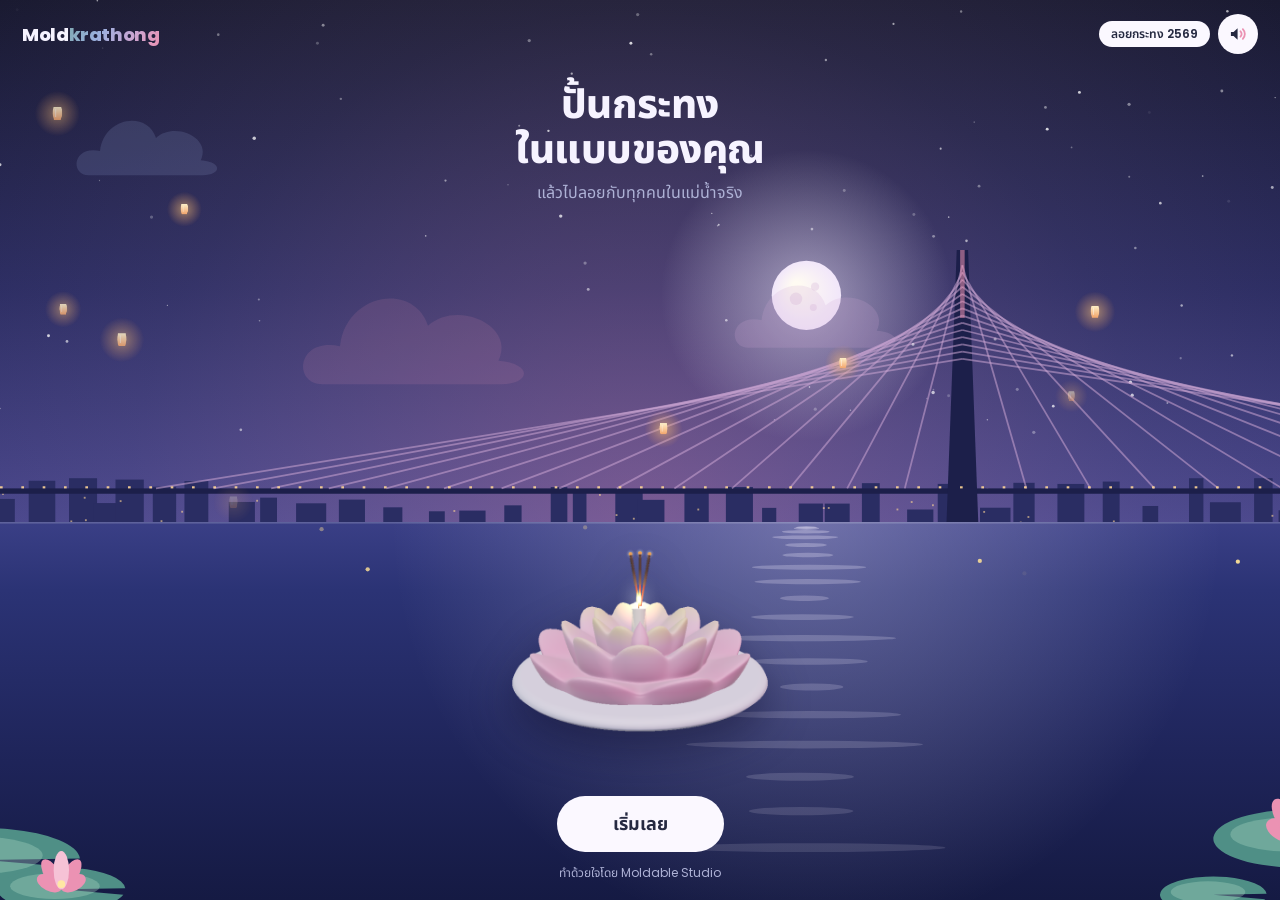
<file: index.html>
<!doctype html>
<html lang="th">
<head>
<meta charset="utf-8">
<meta name="viewport" content="width=device-width, initial-scale=1, viewport-fit=cover, user-scalable=no">
<meta name="theme-color" content="#151830">
<title>Moldkrathong · ปั้นกระทงไปลอยด้วยกัน</title>
<meta name="description" content="ปั้นกระทงในแบบของคุณกับก้อนนุ่ม Moldable แล้วไปลอยด้วยกันในแผนที่จริง">
<meta property="og:title" content="Moldkrathong · ปั้นกระทงไปลอยด้วยกัน">
<meta property="og:description" content="ลอยกระทงออนไลน์ 2569 กับก้อนนุ่มจาก Moldable Studio">
<link rel="preconnect" href="https://fonts.googleapis.com"><link rel="preconnect" href="https://fonts.gstatic.com" crossorigin>
<link href="https://fonts.googleapis.com/css2?family=Noto+Sans+Thai:wght@400;500;600;700&family=Poppins:wght@300;400;500;600;700;800&display=swap" rel="stylesheet">
<link rel="stylesheet" href="lib/maplibre-gl.css">
<link rel="stylesheet" href="css/style.css?v=17">
<script type="importmap">{ "imports": { "three": "./lib/three.module.min.js", "three/addons/": "./lib/addons/" } }</script>
</head>
<body>
<div id="app">

  <!-- ============ MAP ============ -->
  <section id="screen-map" class="screen active" aria-label="แผนที่">
    <div id="map"></div>
    <header class="map-top">
      <span class="brand">Mold<span>krathong</span></span>
      <span class="map-hint">แตะหมุดเพื่อเลือกที่ลอย</span>
      <button class="sound-btn" data-sound aria-label="เปิด/ปิดเสียง"></button>
    </header>
    <div class="map-tools">
      <button id="mz-in" data-icon="plus" aria-label="ขยายแผนที่"></button>
      <button id="mz-out" data-icon="minus" aria-label="ย่อแผนที่"></button>
      <button id="mz-all" data-icon="focus" aria-label="ดูทุกจุด"></button>
    </div>
    <div class="sheet" id="sheet" hidden>
      <div class="grip"></div>
      <div class="sheet-head">
        <canvas class="sheet-ava" id="sheet-ava"></canvas>
        <div><h2 id="sheet-title"></h2><p id="sheet-sub"></p></div>
        <button class="round ghost" id="sheet-close" aria-label="ปิด" data-icon="close"></button>
      </div>
      <div id="sheet-body"></div>
    </div>
  </section>

  <!-- ============ STUDIO ============ -->
  <section id="screen-studio" class="screen" aria-label="ปั้นกระทง">
    <header class="topbar">
      <button class="round" id="btn-back" aria-label="กลับไปแผนที่" data-icon="back"></button>
      <div class="topbar-title"><small>ปั้นกระทงไปลอยที่</small><b id="studio-spot">-</b></div>
      <button class="helper-btn" id="helper-btn" aria-label="คำแนะนำ"><canvas id="helper-ava"></canvas></button>
    </header>
    <div class="stage" id="stage">
      <div class="bubble" id="helper"><b id="helper-name"></b><span id="helper-tip"></span></div>
      <div class="del-pill" id="del-pill" hidden><span id="del-name"></span><button id="del-btn" data-icon="trash">ลบชิ้นนี้</button></div>
      <div class="vbar left" id="vb-size">
        <button class="vb-sym on" id="tg-sym" aria-pressed="true" aria-label="ซ้ายขวาเหมือนกัน" data-icon="sym"></button>
        <div class="vb-track" role="slider" tabindex="0" aria-label="ขนาดแปรง" aria-valuemin="0" aria-valuemax="100"><i class="vb-big"></i><div class="vb-fill"></div><div class="vb-knob"></div><i class="vb-small"></i></div>
        <span class="vb-label">ขนาด</span>
      </div>
      <div class="vbar right" id="vb-strength">
        <div class="vb-track" role="slider" tabindex="0" aria-label="แรงแปรง" aria-valuemin="0" aria-valuemax="100"><div class="vb-fill"></div><div class="vb-knob"></div></div>
        <span class="vb-label">แรง</span>
      </div>
      <div class="brush-preview" id="brush-preview" hidden></div>
      <div class="loading" id="stage-loading"><canvas id="loading-ava"></canvas><span>แอ๊คกำลังเตรียมดินปั้น…</span></div>
    </div>
    <div class="thumbbar">
      <div class="seg">
        <button id="btn-undo" aria-label="ย้อนกลับ" data-icon="undo" disabled></button>
        <button id="btn-redo" aria-label="ทำซ้ำ" data-icon="redo" disabled></button>
        <button id="btn-front" aria-label="หันด้านหน้า" data-icon="front"></button>
      </div>
      <button class="shuffle-btn" id="btn-shuffle" data-icon="dice">สุ่ม</button>
      <button class="btn-primary" id="btn-done" data-icon="check">เสร็จแล้ว</button>
    </div>
    <div class="tools" id="tools">
      <div class="tiles" id="subtools"></div>
      <div class="controls" id="sliders">
        <label class="ctl" id="sl-base" hidden><span>ขนาดฐาน</span><input type="range" min="0" max="1.35" step="0.01" value="1" id="in-base"></label>
      </div>
      <nav class="tabs" id="tabs">
        <button data-tab="template" data-icon="tpl">ทรง</button>
        <button data-tab="shape" data-icon="shape" class="active">ปั้น</button>
        <button data-tab="paint" data-icon="paint">สี</button>
        <button data-tab="decor" data-icon="sticker">ตกแต่ง</button>
        <button data-tab="incense" data-icon="krathong">กระทง</button>
      </nav>
    </div>
  </section>

  <!-- ============ RIVER ============ -->
  <section id="screen-river" class="screen" aria-label="แม่น้ำ">
    <div class="river" id="river">
      <header class="topbar floating">
        <button class="round" id="river-back" aria-label="กลับไปแผนที่" data-icon="back"></button>
        <div class="topbar-title"><small id="river-count">ลอยแล้ว 0 ใบ</small><b id="river-name"></b></div>
        <button class="round" id="river-share" aria-label="แชร์" data-icon="share" hidden></button>
      </header>
      <div class="river-empty" id="river-empty" hidden>ยังไม่มีใครลอยที่นี่ มาเป็นคนแรกกัน</div>
      <div class="k-info" id="k-info" hidden>
        <b id="k-name"></b><p id="k-wish"></p><small id="k-time"></small>
        <button class="link-report" id="k-report">รายงานกระทงไม่เหมาะสม</button>
      </div>
      <div class="dock">
        <button class="btn-cream" id="river-free" data-icon="gift">เลือกกระทง</button>
        <button class="btn-primary" id="river-sculpt" data-icon="shape">ปั้นกระทง</button>
      </div>
    </div>
  </section>

  <!-- ============ SHEETS (bottom, thumb-friendly) ============ -->
  <div class="modal" id="modal-done" hidden>
    <div class="modal-card">
      <div class="grip"></div>
      <div class="sheet-top"><h2>ว้าว สวยมาก!</h2><button class="round" id="done-back" aria-label="กลับไปปั้นต่อ" data-icon="close"></button></div>
      <div class="card-prev" id="done-prev"><img id="done-img" alt="กระทงที่ปั้น"></div>
      <div class="pills" id="bg-chips"></div>
      <div class="row">
        <button class="btn-surface" id="done-keep" data-icon="box">เก็บไว้ก่อน</button>
        <button class="btn-cream" id="done-save" data-icon="save">บันทึกรูป</button>
      </div>
      <button class="btn-primary wide" id="done-float" data-icon="wave">ไปลอยกระทง</button>
    </div>
  </div>

  <div class="modal" id="modal-wish" hidden>
    <div class="modal-card">
      <div class="grip"></div>
      <div class="wish-head"><img class="wish-img" id="wish-img" alt=""><div><h2>อธิษฐานก่อนลอย</h2><p class="muted" id="wish-where"></p></div></div>
      <input class="field" id="wish-name" maxlength="20" placeholder="ชื่อเล่น (ไม่ใส่ก็ได้)" autocomplete="off">
      <div class="field-wrap"><textarea class="field" id="wish-text" maxlength="60" rows="2" placeholder="ขอให้…"></textarea><span class="count" id="wish-count">0/60</span></div>
      <button class="ctl-btn on wide" id="wish-pub" aria-pressed="true" data-icon="eye"><span>ให้คนอื่นเห็นคำอธิษฐาน</span></button>
      <div class="row"><button class="btn-surface" id="wish-back">กลับ</button><button class="btn-primary" id="wish-go" data-icon="wave"><span>ลอยเลย</span></button></div>
    </div>
  </div>

  <div class="modal" id="modal-free" hidden>
    <div class="modal-card">
      <div class="grip"></div>
      <div class="sheet-top"><h2>เลือกกระทง</h2><button class="round" id="free-x" aria-label="ปิด" data-icon="close"></button></div>
      <div id="mine-wrap" hidden><h3 class="sec">กระทงของฉัน</h3><div class="free-grid" id="mine-grid"></div></div>
      <h3 class="sec">กระทงพร้อมลอย</h3>
      <div class="free-grid" id="free-grid"></div>
      <button class="btn-surface wide" id="free-back">ปิด</button>
    </div>
  </div>

  <div class="modal" id="modal-photo" hidden>
    <div class="modal-card">
      <div class="grip"></div>
      <div class="sheet-top"><h2>ปั้นจากรูป</h2><button class="round" id="photo-x" aria-label="ปิด" data-icon="close"></button></div>
      <div class="photo-prev" id="photo-prev"><canvas id="photo-cv"></canvas><div class="photo-msg" id="photo-msg" hidden></div></div>
      <label class="ctl photo-ctl"><span>ตัดพื้นหลัง</span><input type="range" id="photo-th" min="8" max="170" step="1" value="40"></label>
      <p class="photo-note">ส่วนที่มีขอบชมพูจะกลายเป็นก้อนดิน · รูปอยู่ในเครื่องคุณเท่านั้น ไม่ถูกอัปโหลด</p>
      <div class="row"><button class="btn-surface" id="photo-again" data-icon="photo">เลือกรูปใหม่</button><button class="btn-primary" id="photo-use" data-icon="check">ใช้ทรงนี้</button></div>
    </div>
  </div>
  <input type="file" id="photo-file" accept="image/*" hidden>

  <div class="modal" id="modal-ask" hidden>
    <div class="modal-card">
      <div class="grip"></div>
      <h2 id="ask-title"></h2><p class="muted" id="ask-msg"></p>
      <div class="row"><button class="btn-surface" id="ask-no">ยกเลิก</button><button class="btn-primary" id="ask-ok">ตกลง</button></div>
    </div>
  </div>

  <div class="toast" id="toast" hidden></div>

  <!-- ============ INTRO ============ -->
  <div class="intro" id="intro">
    <canvas class="intro-scene" id="intro-scene"></canvas>
    <div class="intro-top"><span class="brand">Mold<span>krathong</span></span><span class="intro-top-r"><span class="tag">ลอยกระทง 2569</span><button class="sound-btn" data-sound aria-label="เปิด/ปิดเสียง"></button></span></div>
    <img class="intro-krathong" src="assets/free/pinklotus.png" alt="กระทงบัวชมพูลอยบนน้ำ">
    <h1 class="intro-title">ปั้นกระทง<br>ในแบบของคุณ</h1>
    <p class="intro-sub">แล้วไปลอยกับทุกคนในแม่น้ำจริง</p>
    <div class="intro-cta">
      <div class="intro-chars" id="intro-chars"></div>
      <button class="btn-cream lg" id="btn-start">เริ่มเลย</button>
      <small>ทำด้วยใจโดย Moldable Studio</small>
    </div>
  </div>
</div>

<script src="lib/maplibre-gl.js"></script>
<script src="lib/pmtiles.js"></script>
<script type="module" src="js/app.js?v=17"></script>
</body>
</html>
</file>
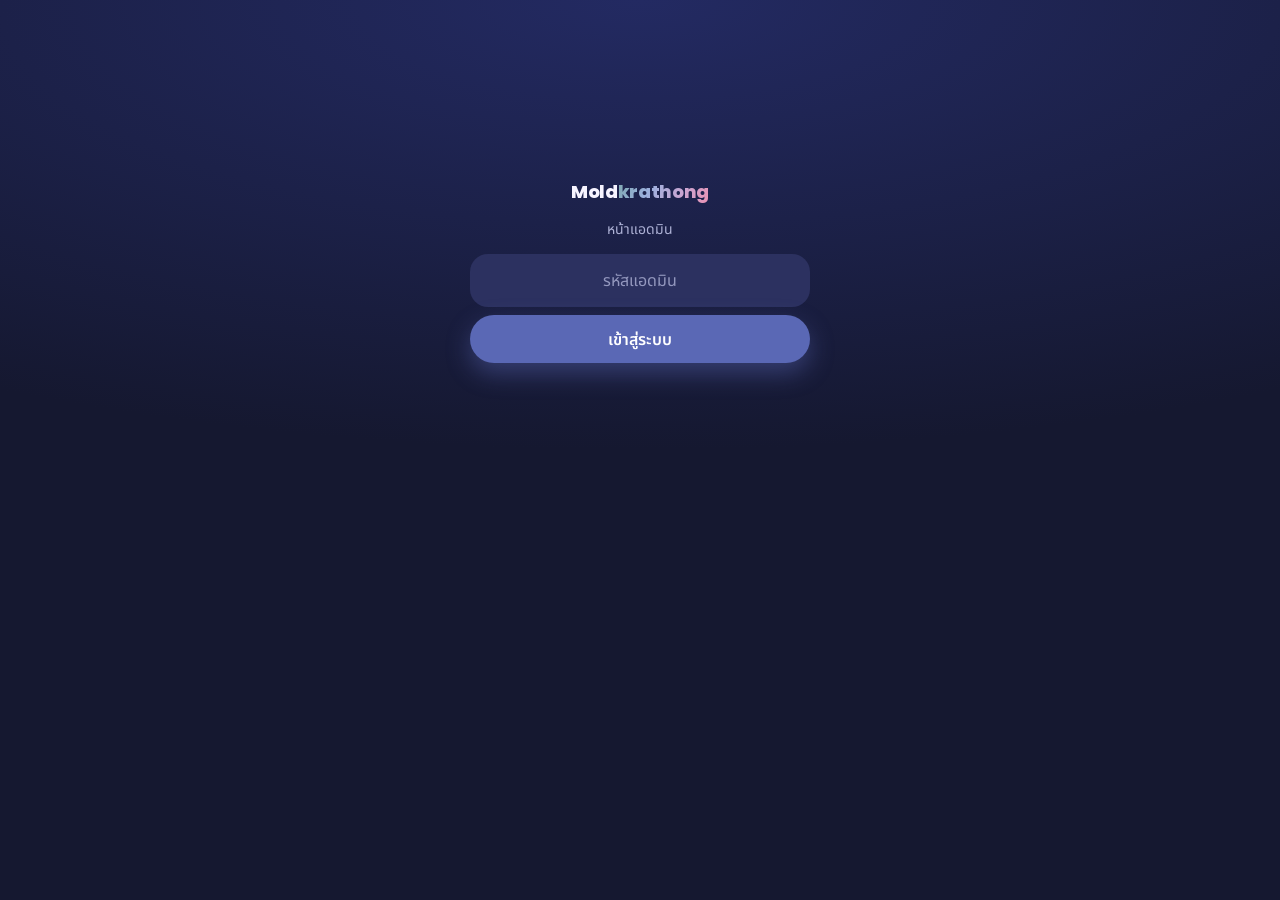
<file: admin.html>
<!doctype html>
<html lang="th">
<head>
<meta charset="utf-8">
<meta name="viewport" content="width=device-width, initial-scale=1, viewport-fit=cover">
<meta name="robots" content="noindex">
<title>Moldkrathong · แอดมิน</title>
<link href="https://fonts.googleapis.com/css2?family=Noto+Sans+Thai:wght@400;500;600&family=Poppins:wght@400;600&display=swap" rel="stylesheet">
<link rel="stylesheet" href="css/style.css">
<style>
  html, body { overflow: auto; }
  body { background: radial-gradient(100% 50% at 50% 0%, #232a62, var(--night)); min-height: 100%; }
  .wrap { max-width: 960px; margin: 0 auto; padding: calc(16px + var(--safe-t)) 14px 40px; }
  .bar { display: flex; flex-wrap: wrap; gap: 8px; align-items: center; margin: 14px 0; }
  .bar select, .bar input { height: var(--ctl); border-radius: var(--r-pill); background: var(--glass-bg); border: 1px solid var(--glass-brd); color: var(--text); font: inherit; padding: 0 14px; }
  .bar select option { color: #222; }
  .grid { display: grid; grid-template-columns: repeat(auto-fill, minmax(200px, 1fr)); gap: 10px; }
  .card { background: var(--glass-bg); border: 1px solid var(--glass-brd); border-radius: 20px; padding: 10px; display: flex; flex-direction: column; gap: 6px; }
  .card.hid { border-color: #EB92B3; background: rgba(235,146,179,.08); }
  .card img { width: 100%; aspect-ratio: 1; object-fit: contain; background: #1a2050; border-radius: 14px; }
  .card b { font-size: var(--fs-s); }
  .card p { margin: 0; font-size: var(--fs-xs); color: var(--muted); word-break: break-word; }
  .card .row { display: grid; grid-template-columns: 1fr 1fr 1fr; gap: 4px; }
  .card button { height: 32px; border-radius: var(--r-pill); background: var(--glass-bg-2); font-size: 12px; }
  .card button.red { background: #EB92B3; color: var(--ink); font-weight: 600; }
  .tag.photo { background: rgba(155,176,222,.3); }
  .tag { display: inline-block; font-size: 11px; padding: 1px 8px; border-radius: 999px; background: rgba(235,146,179,.25); color: #fff; }
  .login { max-width: 340px; margin: 18vh auto 0; text-align: center; }
  .login .field { text-align: center; }
  #msg { color: #EB92B3; min-height: 20px; font-size: var(--fs-xs); }
  .stats { color: var(--muted); font-size: var(--fs-xs); }
</style>
</head>
<body>
<div class="wrap">
  <div class="login" id="login">
    <div class="brand big">Mold<span>krathong</span></div>
    <p class="muted">หน้าแอดมิน</p>
    <input class="field" id="code" type="password" placeholder="รหัสแอดมิน" autocomplete="current-password">
    <button class="btn-primary wide" id="enter">เข้าสู่ระบบ</button>
    <p id="msg"></p>
  </div>

  <div id="panel" hidden>
    <div class="brand">Mold<span>krathong</span> · แอดมิน</div>
    <div class="bar">
      <select id="filter"><option value="reported">ถูกรายงาน / ซ่อนอยู่</option><option value="hidden">ซ่อนอยู่</option><option value="photo">จากรูป (คะแนนน่าสงสัยก่อน)</option><option value="all">ทั้งหมด (ล่าสุด 300)</option></select>
      <select id="spot"><option value="">ทุกจุด</option></select>
      <button class="btn-ghost" id="reload" style="height:36px;font-size:14px">โหลดใหม่</button>
      <button class="btn-ghost" id="clear" style="height:36px;font-size:14px">ล้างทั้งจุดนี้</button>
      <span class="stats" id="stats"></span>
    </div>
    <div class="grid" id="grid"></div>
  </div>
</div>
<script type="module">
import { SUPABASE, SPOTS } from './js/config.js?v=17';
import { imageUrl } from './js/data.js?v=12';
const $ = s => document.querySelector(s);
let code = sessionStorage.getItem('mk-admin') || '';
const rpc = async (fn, body) => {
  const r = await fetch(`${SUPABASE.url}/rest/v1/rpc/${fn}`, { method: 'POST', headers: { apikey: SUPABASE.key, Authorization: 'Bearer ' + SUPABASE.key, 'Content-Type': 'application/json' }, body: JSON.stringify({ p_code: code, ...body }) });
  if (!r.ok) { let m = r.status; try { m = (await r.json()).message; } catch (_) {} throw new Error(m); }
  return r.status === 204 ? null : r.json();
};
const spotName = id => (SPOTS.find(s => s.id === id) || {}).name || id;
$('#spot').innerHTML += SPOTS.map(s => `<option value="${s.id}">${s.name}</option>`).join('');
const esc = t => String(t || '').replace(/[&<>"]/g, c => ({ '&': '&amp;', '<': '&lt;', '>': '&gt;', '"': '&quot;' }[c]));

async function load() {
  const rows = await rpc('admin_list', { p_filter: $('#filter').value, p_spot: $('#spot').value || null });
  $('#stats').textContent = rows.length + ' ใบ';
  $('#grid').innerHTML = rows.map(k => `
    <div class="card ${k.hidden ? 'hid' : ''}" data-id="${k.id}" data-dev="${esc(k.device_id)}">
      <img src="${imageUrl(k.image_path)}" loading="lazy" alt="">
      <b>${esc(k.nickname) || 'ไม่ประสงค์ออกนาม'} ${k.hidden ? '<span class="tag">ซ่อนอยู่</span>' : ''} ${k.report_count ? `<span class="tag">รายงาน ${k.report_count}</span>` : ''} ${k.from_photo ? `<span class="tag photo">จากรูป${k.nsfw != null ? ' · ' + Math.round(k.nsfw * 100) + '%' : ''}</span>` : ''}</b>
      <p>${k.wish ? '“' + esc(k.wish) + '”' : k.wish_private ? '(ในใจ) ' + esc(k.wish_private) : '-'}</p>
      <p>${spotName(k.spot_id)} · ${new Date(k.created_at).toLocaleString('th-TH')}</p>
      <div class="row">
        <button data-act="${k.hidden ? 'show' : 'hide'}">${k.hidden ? 'แสดง' : 'ซ่อน'}</button>
        <button data-act="ban">บล็อก</button>
        <button class="red" data-act="del">ลบ</button>
      </div>
    </div>`).join('') || '<p class="muted">ไม่มีกระทงในหมวดนี้</p>';
}
async function enter() {
  code = $('#code').value.trim() || code;
  try { await rpc('admin_list', { p_filter: 'hidden' }); sessionStorage.setItem('mk-admin', code); $('#login').hidden = true; $('#panel').hidden = false; load(); }
  catch (e) { $('#msg').textContent = 'รหัสไม่ถูกต้อง'; }
}
$('#enter').onclick = enter; $('#code').onkeydown = e => e.key === 'Enter' && enter();
$('#filter').onchange = $('#spot').onchange = $('#reload').onclick = load;
$('#clear').onclick = async () => {
  const sp = $('#spot').value; if (!sp) return alert('เลือกจุดก่อน');
  if (!confirm(`ลบกระทงทั้งหมดที่ ${spotName(sp)}? ย้อนกลับไม่ได้`)) return;
  const n = await rpc('admin_clear_spot', { p_spot: sp }); alert(`ลบแล้ว ${n} ใบ`); load();
};
$('#grid').onclick = async (e) => {
  const b = e.target.closest('button[data-act]'); if (!b) return;
  const card = b.closest('.card'), id = card.dataset.id, act = b.dataset.act;
  if (act === 'del' && !confirm('ลบกระทงนี้ถาวร?')) return;
  if (act === 'ban' && !confirm('บล็อกเครื่องนี้ และซ่อนกระทงทั้งหมดจากเครื่องนี้?')) return;
  b.disabled = true;
  if (act === 'hide' || act === 'show') await rpc('admin_set_hidden', { p_id: id, p_hidden: act === 'hide' });
  if (act === 'del') await rpc('admin_delete', { p_id: id });
  if (act === 'ban') await rpc('admin_ban', { p_device: card.dataset.dev });
  load();
};
if (code) enter();
</script>
</body>
</html>
</file>
<file: lib/maplibre-gl.css>
.maplibregl-map{font:12px/20px Helvetica Neue,Arial,Helvetica,sans-serif;overflow:hidden;position:relative;-webkit-tap-highlight-color:rgb(0 0 0/0)}.maplibregl-canvas{left:0;position:absolute;top:0}.maplibregl-map:fullscreen{height:100%;width:100%}.maplibregl-ctrl-group button.maplibregl-ctrl-compass{touch-action:none}.maplibregl-canvas-container.maplibregl-interactive,.maplibregl-ctrl-group button.maplibregl-ctrl-compass{cursor:grab;-webkit-user-select:none;-moz-user-select:none;user-select:none}.maplibregl-canvas-container.maplibregl-interactive.maplibregl-track-pointer{cursor:pointer}.maplibregl-canvas-container.maplibregl-interactive:active,.maplibregl-ctrl-group button.maplibregl-ctrl-compass:active{cursor:grabbing}.maplibregl-canvas-container.maplibregl-touch-zoom-rotate,.maplibregl-canvas-container.maplibregl-touch-zoom-rotate .maplibregl-canvas{touch-action:pan-x pan-y}.maplibregl-canvas-container.maplibregl-touch-drag-pan,.maplibregl-canvas-container.maplibregl-touch-drag-pan .maplibregl-canvas{touch-action:pinch-zoom}.maplibregl-canvas-container.maplibregl-touch-zoom-rotate.maplibregl-touch-drag-pan,.maplibregl-canvas-container.maplibregl-touch-zoom-rotate.maplibregl-touch-drag-pan .maplibregl-canvas{touch-action:none}.maplibregl-canvas-container.maplibregl-touch-drag-pan.maplibregl-cooperative-gestures,.maplibregl-canvas-container.maplibregl-touch-drag-pan.maplibregl-cooperative-gestures .maplibregl-canvas{touch-action:pan-x pan-y}.maplibregl-ctrl-bottom-left,.maplibregl-ctrl-bottom-right,.maplibregl-ctrl-top-left,.maplibregl-ctrl-top-right{pointer-events:none;position:absolute;z-index:2}.maplibregl-ctrl-top-left{left:0;top:0}.maplibregl-ctrl-top-right{right:0;top:0}.maplibregl-ctrl-bottom-left{bottom:0;left:0}.maplibregl-ctrl-bottom-right{bottom:0;right:0}.maplibregl-ctrl{clear:both;pointer-events:auto;transform:translate(0)}.maplibregl-ctrl-top-left .maplibregl-ctrl{float:left;margin:10px 0 0 10px}.maplibregl-ctrl-top-right .maplibregl-ctrl{float:right;margin:10px 10px 0 0}.maplibregl-ctrl-bottom-left .maplibregl-ctrl{float:left;margin:0 0 10px 10px}.maplibregl-ctrl-bottom-right .maplibregl-ctrl{float:right;margin:0 10px 10px 0}.maplibregl-ctrl-group{background:#fff;border-radius:4px}.maplibregl-ctrl-group:not(:empty){box-shadow:0 0 0 2px rgba(0,0,0,.1)}@media (forced-colors:active){.maplibregl-ctrl-group:not(:empty){box-shadow:0 0 0 2px ButtonText}}.maplibregl-ctrl-group button{background-color:transparent;border:0;box-sizing:border-box;cursor:pointer;display:block;height:29px;outline:none;padding:0;width:29px}.maplibregl-ctrl-group button+button{border-top:1px solid #ddd}.maplibregl-ctrl button .maplibregl-ctrl-icon{background-position:50%;background-repeat:no-repeat;display:block;height:100%;width:100%}@media (forced-colors:active){.maplibregl-ctrl-icon{background-color:transparent}.maplibregl-ctrl-group button+button{border-top:1px solid ButtonText}}.maplibregl-ctrl button::-moz-focus-inner{border:0;padding:0}.maplibregl-ctrl-attrib-button:focus,.maplibregl-ctrl-group button:focus{box-shadow:0 0 2px 2px #0096ff}.maplibregl-ctrl button:disabled{cursor:not-allowed}.maplibregl-ctrl button:disabled .maplibregl-ctrl-icon{opacity:.25}.maplibregl-ctrl button:not(:disabled):hover{background-color:rgb(0 0 0/5%)}.maplibregl-ctrl-group button:focus:focus-visible{box-shadow:0 0 2px 2px #0096ff}.maplibregl-ctrl-group button:focus:not(:focus-visible){box-shadow:none}.maplibregl-ctrl-group button:focus:first-child{border-radius:4px 4px 0 0}.maplibregl-ctrl-group button:focus:last-child{border-radius:0 0 4px 4px}.maplibregl-ctrl-group button:focus:only-child{border-radius:inherit}.maplibregl-ctrl button.maplibregl-ctrl-zoom-out .maplibregl-ctrl-icon{background-image:url("data:image/svg+xml;charset=utf-8,%3Csvg xmlns='http://www.w3.org/2000/svg' width='29' height='29' fill='%23333' viewBox='0 0 29 29'%3E%3Cpath d='M10 13c-.75 0-1.5.75-1.5 1.5S9.25 16 10 16h9c.75 0 1.5-.75 1.5-1.5S19.75 13 19 13z'/%3E%3C/svg%3E")}.maplibregl-ctrl button.maplibregl-ctrl-zoom-in .maplibregl-ctrl-icon{background-image:url("data:image/svg+xml;charset=utf-8,%3Csvg xmlns='http://www.w3.org/2000/svg' width='29' height='29' fill='%23333' viewBox='0 0 29 29'%3E%3Cpath d='M14.5 8.5c-.75 0-1.5.75-1.5 1.5v3h-3c-.75 0-1.5.75-1.5 1.5S9.25 16 10 16h3v3c0 .75.75 1.5 1.5 1.5S16 19.75 16 19v-3h3c.75 0 1.5-.75 1.5-1.5S19.75 13 19 13h-3v-3c0-.75-.75-1.5-1.5-1.5'/%3E%3C/svg%3E")}@media (forced-colors:active){.maplibregl-ctrl button.maplibregl-ctrl-zoom-out .maplibregl-ctrl-icon{background-image:url("data:image/svg+xml;charset=utf-8,%3Csvg xmlns='http://www.w3.org/2000/svg' width='29' height='29' fill='%23fff' viewBox='0 0 29 29'%3E%3Cpath d='M10 13c-.75 0-1.5.75-1.5 1.5S9.25 16 10 16h9c.75 0 1.5-.75 1.5-1.5S19.75 13 19 13z'/%3E%3C/svg%3E")}.maplibregl-ctrl button.maplibregl-ctrl-zoom-in .maplibregl-ctrl-icon{background-image:url("data:image/svg+xml;charset=utf-8,%3Csvg xmlns='http://www.w3.org/2000/svg' width='29' height='29' fill='%23fff' viewBox='0 0 29 29'%3E%3Cpath d='M14.5 8.5c-.75 0-1.5.75-1.5 1.5v3h-3c-.75 0-1.5.75-1.5 1.5S9.25 16 10 16h3v3c0 .75.75 1.5 1.5 1.5S16 19.75 16 19v-3h3c.75 0 1.5-.75 1.5-1.5S19.75 13 19 13h-3v-3c0-.75-.75-1.5-1.5-1.5'/%3E%3C/svg%3E")}}@media (forced-colors:active) and (prefers-color-scheme:light){.maplibregl-ctrl button.maplibregl-ctrl-zoom-out .maplibregl-ctrl-icon{background-image:url("data:image/svg+xml;charset=utf-8,%3Csvg xmlns='http://www.w3.org/2000/svg' width='29' height='29' viewBox='0 0 29 29'%3E%3Cpath d='M10 13c-.75 0-1.5.75-1.5 1.5S9.25 16 10 16h9c.75 0 1.5-.75 1.5-1.5S19.75 13 19 13z'/%3E%3C/svg%3E")}.maplibregl-ctrl button.maplibregl-ctrl-zoom-in .maplibregl-ctrl-icon{background-image:url("data:image/svg+xml;charset=utf-8,%3Csvg xmlns='http://www.w3.org/2000/svg' width='29' height='29' viewBox='0 0 29 29'%3E%3Cpath d='M14.5 8.5c-.75 0-1.5.75-1.5 1.5v3h-3c-.75 0-1.5.75-1.5 1.5S9.25 16 10 16h3v3c0 .75.75 1.5 1.5 1.5S16 19.75 16 19v-3h3c.75 0 1.5-.75 1.5-1.5S19.75 13 19 13h-3v-3c0-.75-.75-1.5-1.5-1.5'/%3E%3C/svg%3E")}}.maplibregl-ctrl button.maplibregl-ctrl-fullscreen .maplibregl-ctrl-icon{background-image:url("data:image/svg+xml;charset=utf-8,%3Csvg xmlns='http://www.w3.org/2000/svg' width='29' height='29' fill='%23333' viewBox='0 0 29 29'%3E%3Cpath d='M24 16v5.5c0 1.75-.75 2.5-2.5 2.5H16v-1l3-1.5-4-5.5 1-1 5.5 4 1.5-3zM6 16l1.5 3 5.5-4 1 1-4 5.5 3 1.5v1H7.5C5.75 24 5 23.25 5 21.5V16zm7-11v1l-3 1.5 4 5.5-1 1-5.5-4L6 13H5V7.5C5 5.75 5.75 5 7.5 5zm11 2.5c0-1.75-.75-2.5-2.5-2.5H16v1l3 1.5-4 5.5 1 1 5.5-4 1.5 3h1z'/%3E%3C/svg%3E")}.maplibregl-ctrl button.maplibregl-ctrl-shrink .maplibregl-ctrl-icon{background-image:url("data:image/svg+xml;charset=utf-8,%3Csvg xmlns='http://www.w3.org/2000/svg' width='29' height='29' viewBox='0 0 29 29'%3E%3Cpath d='M18.5 16c-1.75 0-2.5.75-2.5 2.5V24h1l1.5-3 5.5 4 1-1-4-5.5 3-1.5v-1zM13 18.5c0-1.75-.75-2.5-2.5-2.5H5v1l3 1.5L4 24l1 1 5.5-4 1.5 3h1zm3-8c0 1.75.75 2.5 2.5 2.5H24v-1l-3-1.5L25 5l-1-1-5.5 4L17 5h-1zM10.5 13c1.75 0 2.5-.75 2.5-2.5V5h-1l-1.5 3L5 4 4 5l4 5.5L5 12v1z'/%3E%3C/svg%3E")}@media (forced-colors:active){.maplibregl-ctrl button.maplibregl-ctrl-fullscreen .maplibregl-ctrl-icon{background-image:url("data:image/svg+xml;charset=utf-8,%3Csvg xmlns='http://www.w3.org/2000/svg' width='29' height='29' fill='%23fff' viewBox='0 0 29 29'%3E%3Cpath d='M24 16v5.5c0 1.75-.75 2.5-2.5 2.5H16v-1l3-1.5-4-5.5 1-1 5.5 4 1.5-3zM6 16l1.5 3 5.5-4 1 1-4 5.5 3 1.5v1H7.5C5.75 24 5 23.25 5 21.5V16zm7-11v1l-3 1.5 4 5.5-1 1-5.5-4L6 13H5V7.5C5 5.75 5.75 5 7.5 5zm11 2.5c0-1.75-.75-2.5-2.5-2.5H16v1l3 1.5-4 5.5 1 1 5.5-4 1.5 3h1z'/%3E%3C/svg%3E")}.maplibregl-ctrl button.maplibregl-ctrl-shrink .maplibregl-ctrl-icon{background-image:url("data:image/svg+xml;charset=utf-8,%3Csvg xmlns='http://www.w3.org/2000/svg' width='29' height='29' fill='%23fff' viewBox='0 0 29 29'%3E%3Cpath d='M18.5 16c-1.75 0-2.5.75-2.5 2.5V24h1l1.5-3 5.5 4 1-1-4-5.5 3-1.5v-1zM13 18.5c0-1.75-.75-2.5-2.5-2.5H5v1l3 1.5L4 24l1 1 5.5-4 1.5 3h1zm3-8c0 1.75.75 2.5 2.5 2.5H24v-1l-3-1.5L25 5l-1-1-5.5 4L17 5h-1zM10.5 13c1.75 0 2.5-.75 2.5-2.5V5h-1l-1.5 3L5 4 4 5l4 5.5L5 12v1z'/%3E%3C/svg%3E")}}@media (forced-colors:active) and (prefers-color-scheme:light){.maplibregl-ctrl button.maplibregl-ctrl-fullscreen .maplibregl-ctrl-icon{background-image:url("data:image/svg+xml;charset=utf-8,%3Csvg xmlns='http://www.w3.org/2000/svg' width='29' height='29' viewBox='0 0 29 29'%3E%3Cpath d='M24 16v5.5c0 1.75-.75 2.5-2.5 2.5H16v-1l3-1.5-4-5.5 1-1 5.5 4 1.5-3zM6 16l1.5 3 5.5-4 1 1-4 5.5 3 1.5v1H7.5C5.75 24 5 23.25 5 21.5V16zm7-11v1l-3 1.5 4 5.5-1 1-5.5-4L6 13H5V7.5C5 5.75 5.75 5 7.5 5zm11 2.5c0-1.75-.75-2.5-2.5-2.5H16v1l3 1.5-4 5.5 1 1 5.5-4 1.5 3h1z'/%3E%3C/svg%3E")}.maplibregl-ctrl button.maplibregl-ctrl-shrink .maplibregl-ctrl-icon{background-image:url("data:image/svg+xml;charset=utf-8,%3Csvg xmlns='http://www.w3.org/2000/svg' width='29' height='29' viewBox='0 0 29 29'%3E%3Cpath d='M18.5 16c-1.75 0-2.5.75-2.5 2.5V24h1l1.5-3 5.5 4 1-1-4-5.5 3-1.5v-1zM13 18.5c0-1.75-.75-2.5-2.5-2.5H5v1l3 1.5L4 24l1 1 5.5-4 1.5 3h1zm3-8c0 1.75.75 2.5 2.5 2.5H24v-1l-3-1.5L25 5l-1-1-5.5 4L17 5h-1zM10.5 13c1.75 0 2.5-.75 2.5-2.5V5h-1l-1.5 3L5 4 4 5l4 5.5L5 12v1z'/%3E%3C/svg%3E")}}.maplibregl-ctrl button.maplibregl-ctrl-compass .maplibregl-ctrl-icon{background-image:url("data:image/svg+xml;charset=utf-8,%3Csvg xmlns='http://www.w3.org/2000/svg' width='29' height='29' fill='%23333' viewBox='0 0 29 29'%3E%3Cpath d='m10.5 14 4-8 4 8z'/%3E%3Cpath fill='%23ccc' d='m10.5 16 4 8 4-8z'/%3E%3C/svg%3E")}@media (forced-colors:active){.maplibregl-ctrl button.maplibregl-ctrl-compass .maplibregl-ctrl-icon{background-image:url("data:image/svg+xml;charset=utf-8,%3Csvg xmlns='http://www.w3.org/2000/svg' width='29' height='29' fill='%23fff' viewBox='0 0 29 29'%3E%3Cpath d='m10.5 14 4-8 4 8z'/%3E%3Cpath fill='%23ccc' d='m10.5 16 4 8 4-8z'/%3E%3C/svg%3E")}}@media (forced-colors:active) and (prefers-color-scheme:light){.maplibregl-ctrl button.maplibregl-ctrl-compass .maplibregl-ctrl-icon{background-image:url("data:image/svg+xml;charset=utf-8,%3Csvg xmlns='http://www.w3.org/2000/svg' width='29' height='29' viewBox='0 0 29 29'%3E%3Cpath d='m10.5 14 4-8 4 8z'/%3E%3Cpath fill='%23ccc' d='m10.5 16 4 8 4-8z'/%3E%3C/svg%3E")}}.maplibregl-ctrl button.maplibregl-ctrl-terrain .maplibregl-ctrl-icon{background-image:url("data:image/svg+xml;charset=utf-8,%3Csvg xmlns='http://www.w3.org/2000/svg' width='22' height='22' fill='%23333' viewBox='0 0 22 22'%3E%3Cpath d='m1.754 13.406 4.453-4.851 3.09 3.09 3.281 3.277.969-.969-3.309-3.312 3.844-4.121 6.148 6.886h1.082v-.855l-7.207-8.07-4.84 5.187L6.169 6.57l-5.48 5.965v.871ZM.688 16.844h20.625v1.375H.688Zm0 0'/%3E%3C/svg%3E")}.maplibregl-ctrl button.maplibregl-ctrl-terrain-enabled .maplibregl-ctrl-icon{background-image:url("data:image/svg+xml;charset=utf-8,%3Csvg xmlns='http://www.w3.org/2000/svg' width='22' height='22' fill='%2333b5e5' viewBox='0 0 22 22'%3E%3Cpath d='m1.754 13.406 4.453-4.851 3.09 3.09 3.281 3.277.969-.969-3.309-3.312 3.844-4.121 6.148 6.886h1.082v-.855l-7.207-8.07-4.84 5.187L6.169 6.57l-5.48 5.965v.871ZM.688 16.844h20.625v1.375H.688Zm0 0'/%3E%3C/svg%3E")}.maplibregl-ctrl button.maplibregl-ctrl-geolocate .maplibregl-ctrl-icon{background-image:url("data:image/svg+xml;charset=utf-8,%3Csvg xmlns='http://www.w3.org/2000/svg' width='29' height='29' fill='%23333' viewBox='0 0 20 20'%3E%3Cpath d='M10 4C9 4 9 5 9 5v.1A5 5 0 0 0 5.1 9H5s-1 0-1 1 1 1 1 1h.1A5 5 0 0 0 9 14.9v.1s0 1 1 1 1-1 1-1v-.1a5 5 0 0 0 3.9-3.9h.1s1 0 1-1-1-1-1-1h-.1A5 5 0 0 0 11 5.1V5s0-1-1-1m0 2.5a3.5 3.5 0 1 1 0 7 3.5 3.5 0 1 1 0-7'/%3E%3Ccircle cx='10' cy='10' r='2'/%3E%3C/svg%3E")}.maplibregl-ctrl button.maplibregl-ctrl-geolocate:disabled .maplibregl-ctrl-icon{background-image:url("data:image/svg+xml;charset=utf-8,%3Csvg xmlns='http://www.w3.org/2000/svg' width='29' height='29' fill='%23aaa' viewBox='0 0 20 20'%3E%3Cpath d='M10 4C9 4 9 5 9 5v.1A5 5 0 0 0 5.1 9H5s-1 0-1 1 1 1 1 1h.1A5 5 0 0 0 9 14.9v.1s0 1 1 1 1-1 1-1v-.1a5 5 0 0 0 3.9-3.9h.1s1 0 1-1-1-1-1-1h-.1A5 5 0 0 0 11 5.1V5s0-1-1-1m0 2.5a3.5 3.5 0 1 1 0 7 3.5 3.5 0 1 1 0-7'/%3E%3Ccircle cx='10' cy='10' r='2'/%3E%3Cpath fill='red' d='m14 5 1 1-9 9-1-1z'/%3E%3C/svg%3E")}.maplibregl-ctrl button.maplibregl-ctrl-geolocate.maplibregl-ctrl-geolocate-active .maplibregl-ctrl-icon{background-image:url("data:image/svg+xml;charset=utf-8,%3Csvg xmlns='http://www.w3.org/2000/svg' width='29' height='29' fill='%2333b5e5' viewBox='0 0 20 20'%3E%3Cpath d='M10 4C9 4 9 5 9 5v.1A5 5 0 0 0 5.1 9H5s-1 0-1 1 1 1 1 1h.1A5 5 0 0 0 9 14.9v.1s0 1 1 1 1-1 1-1v-.1a5 5 0 0 0 3.9-3.9h.1s1 0 1-1-1-1-1-1h-.1A5 5 0 0 0 11 5.1V5s0-1-1-1m0 2.5a3.5 3.5 0 1 1 0 7 3.5 3.5 0 1 1 0-7'/%3E%3Ccircle cx='10' cy='10' r='2'/%3E%3C/svg%3E")}.maplibregl-ctrl button.maplibregl-ctrl-geolocate.maplibregl-ctrl-geolocate-active-error .maplibregl-ctrl-icon{background-image:url("data:image/svg+xml;charset=utf-8,%3Csvg xmlns='http://www.w3.org/2000/svg' width='29' height='29' fill='%23e58978' viewBox='0 0 20 20'%3E%3Cpath d='M10 4C9 4 9 5 9 5v.1A5 5 0 0 0 5.1 9H5s-1 0-1 1 1 1 1 1h.1A5 5 0 0 0 9 14.9v.1s0 1 1 1 1-1 1-1v-.1a5 5 0 0 0 3.9-3.9h.1s1 0 1-1-1-1-1-1h-.1A5 5 0 0 0 11 5.1V5s0-1-1-1m0 2.5a3.5 3.5 0 1 1 0 7 3.5 3.5 0 1 1 0-7'/%3E%3Ccircle cx='10' cy='10' r='2'/%3E%3C/svg%3E")}.maplibregl-ctrl button.maplibregl-ctrl-geolocate.maplibregl-ctrl-geolocate-background .maplibregl-ctrl-icon{background-image:url("data:image/svg+xml;charset=utf-8,%3Csvg xmlns='http://www.w3.org/2000/svg' width='29' height='29' fill='%2333b5e5' viewBox='0 0 20 20'%3E%3Cpath d='M10 4C9 4 9 5 9 5v.1A5 5 0 0 0 5.1 9H5s-1 0-1 1 1 1 1 1h.1A5 5 0 0 0 9 14.9v.1s0 1 1 1 1-1 1-1v-.1a5 5 0 0 0 3.9-3.9h.1s1 0 1-1-1-1-1-1h-.1A5 5 0 0 0 11 5.1V5s0-1-1-1m0 2.5a3.5 3.5 0 1 1 0 7 3.5 3.5 0 1 1 0-7'/%3E%3C/svg%3E")}.maplibregl-ctrl button.maplibregl-ctrl-geolocate.maplibregl-ctrl-geolocate-background-error .maplibregl-ctrl-icon{background-image:url("data:image/svg+xml;charset=utf-8,%3Csvg xmlns='http://www.w3.org/2000/svg' width='29' height='29' fill='%23e54e33' viewBox='0 0 20 20'%3E%3Cpath d='M10 4C9 4 9 5 9 5v.1A5 5 0 0 0 5.1 9H5s-1 0-1 1 1 1 1 1h.1A5 5 0 0 0 9 14.9v.1s0 1 1 1 1-1 1-1v-.1a5 5 0 0 0 3.9-3.9h.1s1 0 1-1-1-1-1-1h-.1A5 5 0 0 0 11 5.1V5s0-1-1-1m0 2.5a3.5 3.5 0 1 1 0 7 3.5 3.5 0 1 1 0-7'/%3E%3C/svg%3E")}.maplibregl-ctrl button.maplibregl-ctrl-geolocate.maplibregl-ctrl-geolocate-waiting .maplibregl-ctrl-icon{animation:maplibregl-spin 2s linear infinite}@media (forced-colors:active){.maplibregl-ctrl button.maplibregl-ctrl-geolocate .maplibregl-ctrl-icon{background-image:url("data:image/svg+xml;charset=utf-8,%3Csvg xmlns='http://www.w3.org/2000/svg' width='29' height='29' fill='%23fff' viewBox='0 0 20 20'%3E%3Cpath d='M10 4C9 4 9 5 9 5v.1A5 5 0 0 0 5.1 9H5s-1 0-1 1 1 1 1 1h.1A5 5 0 0 0 9 14.9v.1s0 1 1 1 1-1 1-1v-.1a5 5 0 0 0 3.9-3.9h.1s1 0 1-1-1-1-1-1h-.1A5 5 0 0 0 11 5.1V5s0-1-1-1m0 2.5a3.5 3.5 0 1 1 0 7 3.5 3.5 0 1 1 0-7'/%3E%3Ccircle cx='10' cy='10' r='2'/%3E%3C/svg%3E")}.maplibregl-ctrl button.maplibregl-ctrl-geolocate:disabled .maplibregl-ctrl-icon{background-image:url("data:image/svg+xml;charset=utf-8,%3Csvg xmlns='http://www.w3.org/2000/svg' width='29' height='29' fill='%23999' viewBox='0 0 20 20'%3E%3Cpath d='M10 4C9 4 9 5 9 5v.1A5 5 0 0 0 5.1 9H5s-1 0-1 1 1 1 1 1h.1A5 5 0 0 0 9 14.9v.1s0 1 1 1 1-1 1-1v-.1a5 5 0 0 0 3.9-3.9h.1s1 0 1-1-1-1-1-1h-.1A5 5 0 0 0 11 5.1V5s0-1-1-1m0 2.5a3.5 3.5 0 1 1 0 7 3.5 3.5 0 1 1 0-7'/%3E%3Ccircle cx='10' cy='10' r='2'/%3E%3Cpath fill='red' d='m14 5 1 1-9 9-1-1z'/%3E%3C/svg%3E")}.maplibregl-ctrl button.maplibregl-ctrl-geolocate.maplibregl-ctrl-geolocate-active .maplibregl-ctrl-icon{background-image:url("data:image/svg+xml;charset=utf-8,%3Csvg xmlns='http://www.w3.org/2000/svg' width='29' height='29' fill='%2333b5e5' viewBox='0 0 20 20'%3E%3Cpath d='M10 4C9 4 9 5 9 5v.1A5 5 0 0 0 5.1 9H5s-1 0-1 1 1 1 1 1h.1A5 5 0 0 0 9 14.9v.1s0 1 1 1 1-1 1-1v-.1a5 5 0 0 0 3.9-3.9h.1s1 0 1-1-1-1-1-1h-.1A5 5 0 0 0 11 5.1V5s0-1-1-1m0 2.5a3.5 3.5 0 1 1 0 7 3.5 3.5 0 1 1 0-7'/%3E%3Ccircle cx='10' cy='10' r='2'/%3E%3C/svg%3E")}.maplibregl-ctrl button.maplibregl-ctrl-geolocate.maplibregl-ctrl-geolocate-active-error .maplibregl-ctrl-icon{background-image:url("data:image/svg+xml;charset=utf-8,%3Csvg xmlns='http://www.w3.org/2000/svg' width='29' height='29' fill='%23e58978' viewBox='0 0 20 20'%3E%3Cpath d='M10 4C9 4 9 5 9 5v.1A5 5 0 0 0 5.1 9H5s-1 0-1 1 1 1 1 1h.1A5 5 0 0 0 9 14.9v.1s0 1 1 1 1-1 1-1v-.1a5 5 0 0 0 3.9-3.9h.1s1 0 1-1-1-1-1-1h-.1A5 5 0 0 0 11 5.1V5s0-1-1-1m0 2.5a3.5 3.5 0 1 1 0 7 3.5 3.5 0 1 1 0-7'/%3E%3Ccircle cx='10' cy='10' r='2'/%3E%3C/svg%3E")}.maplibregl-ctrl button.maplibregl-ctrl-geolocate.maplibregl-ctrl-geolocate-background .maplibregl-ctrl-icon{background-image:url("data:image/svg+xml;charset=utf-8,%3Csvg xmlns='http://www.w3.org/2000/svg' width='29' height='29' fill='%2333b5e5' viewBox='0 0 20 20'%3E%3Cpath d='M10 4C9 4 9 5 9 5v.1A5 5 0 0 0 5.1 9H5s-1 0-1 1 1 1 1 1h.1A5 5 0 0 0 9 14.9v.1s0 1 1 1 1-1 1-1v-.1a5 5 0 0 0 3.9-3.9h.1s1 0 1-1-1-1-1-1h-.1A5 5 0 0 0 11 5.1V5s0-1-1-1m0 2.5a3.5 3.5 0 1 1 0 7 3.5 3.5 0 1 1 0-7'/%3E%3C/svg%3E")}.maplibregl-ctrl button.maplibregl-ctrl-geolocate.maplibregl-ctrl-geolocate-background-error .maplibregl-ctrl-icon{background-image:url("data:image/svg+xml;charset=utf-8,%3Csvg xmlns='http://www.w3.org/2000/svg' width='29' height='29' fill='%23e54e33' viewBox='0 0 20 20'%3E%3Cpath d='M10 4C9 4 9 5 9 5v.1A5 5 0 0 0 5.1 9H5s-1 0-1 1 1 1 1 1h.1A5 5 0 0 0 9 14.9v.1s0 1 1 1 1-1 1-1v-.1a5 5 0 0 0 3.9-3.9h.1s1 0 1-1-1-1-1-1h-.1A5 5 0 0 0 11 5.1V5s0-1-1-1m0 2.5a3.5 3.5 0 1 1 0 7 3.5 3.5 0 1 1 0-7'/%3E%3C/svg%3E")}}@media (forced-colors:active) and (prefers-color-scheme:light){.maplibregl-ctrl button.maplibregl-ctrl-geolocate .maplibregl-ctrl-icon{background-image:url("data:image/svg+xml;charset=utf-8,%3Csvg xmlns='http://www.w3.org/2000/svg' width='29' height='29' viewBox='0 0 20 20'%3E%3Cpath d='M10 4C9 4 9 5 9 5v.1A5 5 0 0 0 5.1 9H5s-1 0-1 1 1 1 1 1h.1A5 5 0 0 0 9 14.9v.1s0 1 1 1 1-1 1-1v-.1a5 5 0 0 0 3.9-3.9h.1s1 0 1-1-1-1-1-1h-.1A5 5 0 0 0 11 5.1V5s0-1-1-1m0 2.5a3.5 3.5 0 1 1 0 7 3.5 3.5 0 1 1 0-7'/%3E%3Ccircle cx='10' cy='10' r='2'/%3E%3C/svg%3E")}.maplibregl-ctrl button.maplibregl-ctrl-geolocate:disabled .maplibregl-ctrl-icon{background-image:url("data:image/svg+xml;charset=utf-8,%3Csvg xmlns='http://www.w3.org/2000/svg' width='29' height='29' fill='%23666' viewBox='0 0 20 20'%3E%3Cpath d='M10 4C9 4 9 5 9 5v.1A5 5 0 0 0 5.1 9H5s-1 0-1 1 1 1 1 1h.1A5 5 0 0 0 9 14.9v.1s0 1 1 1 1-1 1-1v-.1a5 5 0 0 0 3.9-3.9h.1s1 0 1-1-1-1-1-1h-.1A5 5 0 0 0 11 5.1V5s0-1-1-1m0 2.5a3.5 3.5 0 1 1 0 7 3.5 3.5 0 1 1 0-7'/%3E%3Ccircle cx='10' cy='10' r='2'/%3E%3Cpath fill='red' d='m14 5 1 1-9 9-1-1z'/%3E%3C/svg%3E")}}@keyframes maplibregl-spin{0%{transform:rotate(0deg)}to{transform:rotate(1turn)}}a.maplibregl-ctrl-logo{background-image:url("data:image/svg+xml;charset=utf-8,%3Csvg xmlns='http://www.w3.org/2000/svg' width='88' height='23' fill='none'%3E%3Cpath fill='%23000' fill-opacity='.4' fill-rule='evenodd' d='M17.408 16.796h-1.827l2.501-12.095h.198l3.324 6.533.988 2.19.988-2.19 3.258-6.533h.181l2.6 12.095h-1.81l-1.218-5.644-.362-1.71-.658 1.71-2.929 5.644h-.098l-2.914-5.644-.757-1.71-.345 1.71zm1.958-3.42-.726 3.663a1.255 1.255 0 0 1-1.232 1.011h-1.827a1.255 1.255 0 0 1-1.229-1.509l2.501-12.095a1.255 1.255 0 0 1 1.23-1.001h.197a1.25 1.25 0 0 1 1.12.685l3.19 6.273 3.125-6.263a1.25 1.25 0 0 1 1.123-.695h.181a1.255 1.255 0 0 1 1.227.991l1.443 6.71a5 5 0 0 1 .314-.787l.009-.016a4.6 4.6 0 0 1 1.777-1.887c.782-.46 1.668-.667 2.611-.667a4.6 4.6 0 0 1 1.7.32l.306.134c.21-.16.474-.256.759-.256h1.694a1.255 1.255 0 0 1 1.212.925 1.255 1.255 0 0 1 1.212-.925h1.711c.284 0 .545.094.755.252.613-.3 1.312-.45 2.075-.45 1.356 0 2.557.445 3.482 1.4q.47.48.763 1.064V4.701a1.255 1.255 0 0 1 1.255-1.255h1.86A1.255 1.255 0 0 1 54.44 4.7v9.194h2.217c.19 0 .37.043.532.118v-4.77c0-.356.147-.678.385-.906a2.42 2.42 0 0 1-.682-1.71c0-.665.267-1.253.735-1.7a2.45 2.45 0 0 1 1.722-.674 2.43 2.43 0 0 1 1.705.675q.318.302.504.683V4.7a1.255 1.255 0 0 1 1.255-1.255h1.744A1.255 1.255 0 0 1 65.812 4.7v3.335a4.8 4.8 0 0 1 1.526-.246c.938 0 1.817.214 2.59.69a4.47 4.47 0 0 1 1.67 1.743v-.98a1.255 1.255 0 0 1 1.256-1.256h1.777c.233 0 .451.064.639.174a3.4 3.4 0 0 1 1.567-.372c.346 0 .861.02 1.285.232a1.25 1.25 0 0 1 .689 1.004 4.7 4.7 0 0 1 .853-.588c.795-.44 1.675-.647 2.61-.647 1.385 0 2.65.39 3.525 1.396.836.938 1.168 2.173 1.168 3.528q-.001.515-.056 1.051a1.255 1.255 0 0 1-.947 1.09l.408.952a1.255 1.255 0 0 1-.477 1.552c-.418.268-.92.463-1.458.612-.613.171-1.304.244-2.049.244-1.06 0-2.043-.207-2.886-.698l-.015-.008c-.798-.48-1.419-1.135-1.818-1.963l-.004-.008a5.8 5.8 0 0 1-.548-2.512q0-.429.053-.843a1.3 1.3 0 0 1-.333-.086l-.166-.004c-.223 0-.426.062-.643.228-.03.024-.142.139-.142.59v3.883a1.255 1.255 0 0 1-1.256 1.256h-1.777a1.255 1.255 0 0 1-1.256-1.256V15.69l-.032.057a4.8 4.8 0 0 1-1.86 1.833 5.04 5.04 0 0 1-2.484.634 4.5 4.5 0 0 1-1.935-.424 1.25 1.25 0 0 1-.764.258h-1.71a1.255 1.255 0 0 1-1.256-1.255V7.687a2.4 2.4 0 0 1-.428.625c.253.23.412.561.412.93v7.553a1.255 1.255 0 0 1-1.256 1.255h-1.843a1.25 1.25 0 0 1-.894-.373c-.228.23-.544.373-.894.373H51.32a1.255 1.255 0 0 1-1.256-1.255v-1.251l-.061.117a4.7 4.7 0 0 1-1.782 1.884 4.77 4.77 0 0 1-2.485.67 5.6 5.6 0 0 1-1.485-.188l.009 2.764a1.255 1.255 0 0 1-1.255 1.259h-1.729a1.255 1.255 0 0 1-1.255-1.255v-3.537a1.255 1.255 0 0 1-1.167.793h-1.679a1.25 1.25 0 0 1-.77-.263 4.5 4.5 0 0 1-1.945.429c-.885 0-1.724-.21-2.495-.632l-.017-.01a5 5 0 0 1-1.081-.836 1.255 1.255 0 0 1-1.254 1.312h-1.81a1.255 1.255 0 0 1-1.228-.99l-.782-3.625-2.044 3.939a1.25 1.25 0 0 1-1.115.676h-.098a1.25 1.25 0 0 1-1.116-.68l-2.061-3.994zM35.92 16.63l.207-.114.223-.15q.493-.356.735-.785l.061-.118.033 1.332h1.678V9.242h-1.694l-.033 1.267q-.133-.329-.526-.658l-.032-.028a3.2 3.2 0 0 0-.668-.428l-.27-.12a3.3 3.3 0 0 0-1.235-.23q-1.136-.001-1.974.493a3.36 3.36 0 0 0-1.3 1.382q-.445.89-.444 2.074 0 1.2.51 2.107a3.8 3.8 0 0 0 1.382 1.381 3.9 3.9 0 0 0 1.893.477q.795 0 1.455-.33zm-2.789-5.38q-.576.675-.575 1.762 0 1.102.559 1.794.576.675 1.645.675a2.25 2.25 0 0 0 .934-.19 2.2 2.2 0 0 0 .468-.29l.178-.161a2.2 2.2 0 0 0 .397-.561q.244-.5.244-1.15v-.115q0-.708-.296-1.267l-.043-.077a2.2 2.2 0 0 0-.633-.709l-.13-.086-.047-.028a2.1 2.1 0 0 0-1.073-.285q-1.052 0-1.629.692zm2.316 2.706c.163-.17.28-.407.28-.83v-.114c0-.292-.06-.508-.15-.68a.96.96 0 0 0-.353-.389.85.85 0 0 0-.464-.127c-.4 0-.56.114-.664.239l-.01.012c-.148.174-.275.45-.275.945 0 .506.122.801.27.99.097.11.266.224.68.224.303 0 .504-.09.687-.269zm7.545 1.705a2.6 2.6 0 0 0 .331.423q.319.33.755.548l.173.074q.65.255 1.49.255 1.02 0 1.844-.493a3.45 3.45 0 0 0 1.316-1.4q.493-.904.493-2.089 0-1.909-.988-2.913-.988-1.02-2.584-1.02-.898 0-1.575.347a3 3 0 0 0-.415.262l-.199.166a3.4 3.4 0 0 0-.64.82V9.242h-1.712v11.553h1.729l-.017-5.134zm.53-1.138q.206.29.48.5l.155.11.053.034q.51.296 1.119.297 1.07 0 1.645-.675.577-.69.576-1.762 0-1.119-.576-1.777-.558-.675-1.645-.675-.435 0-.835.16a2 2 0 0 0-.284.136 2 2 0 0 0-.363.254 2.2 2.2 0 0 0-.46.569l-.082.162a2.6 2.6 0 0 0-.213 1.072v.115q0 .707.296 1.267l.135.211zm.964-.818a1.1 1.1 0 0 0 .367.385.94.94 0 0 0 .476.118c.423 0 .59-.117.687-.23.159-.194.28-.478.28-.95 0-.53-.133-.8-.266-.952l-.021-.025c-.078-.094-.231-.221-.68-.221a1 1 0 0 0-.503.135l-.012.007a.86.86 0 0 0-.335.343c-.073.133-.132.324-.132.614v.115a1.4 1.4 0 0 0 .14.66zm15.7-6.222q.347-.346.346-.856a1.05 1.05 0 0 0-.345-.79 1.18 1.18 0 0 0-.84-.329q-.51 0-.855.33a1.05 1.05 0 0 0-.346.79q0 .51.346.855.345.346.856.346.51 0 .839-.346zm4.337 9.314.033-1.332q.191.403.59.747l.098.081a4 4 0 0 0 .316.224l.223.122a3.2 3.2 0 0 0 1.44.322 3.8 3.8 0 0 0 1.875-.477 3.5 3.5 0 0 0 1.382-1.366q.527-.89.526-2.09 0-1.184-.444-2.073a3.24 3.24 0 0 0-1.283-1.399q-.823-.51-1.942-.51a3.5 3.5 0 0 0-1.527.344l-.086.043-.165.09a3 3 0 0 0-.33.214q-.432.315-.656.707a2 2 0 0 0-.099.198l.082-1.283V4.701h-1.744v12.095zm.473-2.509a2.5 2.5 0 0 0 .566.7q.117.098.245.18l.144.08a2.1 2.1 0 0 0 .975.232q1.07 0 1.645-.675.576-.69.576-1.778 0-1.102-.576-1.777-.56-.691-1.645-.692a2.2 2.2 0 0 0-1.015.235q-.22.113-.415.282l-.15.142a2.1 2.1 0 0 0-.42.594q-.223.479-.223 1.1v.115q0 .705.293 1.26zm2.616-.293c.157-.191.28-.479.28-.967 0-.51-.13-.79-.276-.961l-.021-.026c-.082-.1-.232-.225-.67-.225a.87.87 0 0 0-.681.279l-.012.011c-.154.155-.274.38-.274.807v.115c0 .285.057.499.144.669a1.1 1.1 0 0 0 .367.405c.137.082.28.123.455.123.423 0 .59-.118.686-.23zm8.266-3.013q.345-.13.724-.14l.069-.002q.493 0 .642.099l.247-1.794q-.196-.099-.717-.099a2.3 2.3 0 0 0-.545.063 2 2 0 0 0-.411.148 2.2 2.2 0 0 0-.4.249 2.5 2.5 0 0 0-.485.499 2.7 2.7 0 0 0-.32.581l-.05.137v-1.48h-1.778v7.553h1.777v-3.884q0-.546.159-.943a1.5 1.5 0 0 1 .466-.636 2.5 2.5 0 0 1 .399-.253 2 2 0 0 1 .224-.099zm9.784 2.656.05-.922q0-1.743-.856-2.698-.838-.97-2.584-.97-1.119-.001-2.007.493a3.46 3.46 0 0 0-1.4 1.382q-.493.906-.493 2.106 0 1.07.428 1.975.428.89 1.332 1.432.906.526 2.255.526.973 0 1.668-.185l.044-.012.135-.04q.613-.184.984-.421l-.542-1.267q-.3.162-.642.274l-.297.087q-.51.131-1.3.131-.954 0-1.497-.444a1.6 1.6 0 0 1-.192-.193q-.366-.44-.512-1.234l-.004-.021zm-5.427-1.256-.003.022h3.752v-.138q-.011-.727-.288-1.118a1 1 0 0 0-.156-.176q-.46-.428-1.316-.428-.986 0-1.494.604-.379.45-.494 1.234zm-27.053 2.77V4.7h-1.86v12.095h5.333V15.15zm7.103-5.908v7.553h-1.843V9.242h1.843z'/%3E%3Cpath fill='%23fff' d='m19.63 11.151-.757-1.71-.345 1.71-1.12 5.644h-1.827L18.083 4.7h.197l3.325 6.533.988 2.19.988-2.19L26.839 4.7h.181l2.6 12.095h-1.81l-1.218-5.644-.362-1.71-.658 1.71-2.93 5.644h-.098l-2.913-5.644zm14.836 5.81q-1.02 0-1.893-.478a3.8 3.8 0 0 1-1.381-1.382q-.51-.906-.51-2.106 0-1.185.444-2.074a3.36 3.36 0 0 1 1.3-1.382q.839-.494 1.974-.494a3.3 3.3 0 0 1 1.234.231 3.3 3.3 0 0 1 .97.575q.396.33.527.659l.033-1.267h1.694v7.553H37.18l-.033-1.332q-.279.593-1.02 1.053a3.17 3.17 0 0 1-1.662.444zm.296-1.482q.938 0 1.58-.642.642-.66.642-1.711v-.115q0-.708-.296-1.267a2.2 2.2 0 0 0-.807-.872 2.1 2.1 0 0 0-1.119-.313q-1.053 0-1.629.692-.575.675-.575 1.76 0 1.103.559 1.795.577.675 1.645.675zm6.521-6.237h1.711v1.4q.906-1.597 2.83-1.597 1.596 0 2.584 1.02.988 1.005.988 2.914 0 1.185-.493 2.09a3.46 3.46 0 0 1-1.316 1.399 3.5 3.5 0 0 1-1.844.493q-.954 0-1.662-.329a2.67 2.67 0 0 1-1.086-.97l.017 5.134h-1.728zm4.048 6.22q1.07 0 1.645-.674.577-.69.576-1.762 0-1.119-.576-1.777-.558-.675-1.645-.675-.592 0-1.12.296-.51.28-.822.823-.296.527-.296 1.234v.115q0 .708.296 1.267.313.543.823.855.51.296 1.119.297z'/%3E%3Cpath fill='%23e1e3e9' d='M51.325 4.7h1.86v10.45h3.473v1.646h-5.333zm7.12 4.542h1.843v7.553h-1.843zm.905-1.415a1.16 1.16 0 0 1-.856-.346 1.17 1.17 0 0 1-.346-.856 1.05 1.05 0 0 1 .346-.79q.346-.329.856-.329.494 0 .839.33a1.05 1.05 0 0 1 .345.79 1.16 1.16 0 0 1-.345.855q-.33.346-.84.346zm7.875 9.133a3.17 3.17 0 0 1-1.662-.444q-.723-.46-1.004-1.053l-.033 1.332h-1.71V4.701h1.743v4.657l-.082 1.283q.279-.658 1.086-1.119a3.5 3.5 0 0 1 1.778-.477q1.119 0 1.942.51a3.24 3.24 0 0 1 1.283 1.4q.445.888.444 2.072 0 1.201-.526 2.09a3.5 3.5 0 0 1-1.382 1.366 3.8 3.8 0 0 1-1.876.477zm-.296-1.481q1.069 0 1.645-.675.577-.69.577-1.778 0-1.102-.577-1.776-.56-.691-1.645-.692a2.12 2.12 0 0 0-1.58.659q-.642.641-.642 1.694v.115q0 .71.296 1.267a2.4 2.4 0 0 0 .807.872 2.1 2.1 0 0 0 1.119.313zm5.927-6.237h1.777v1.481q.263-.757.856-1.217a2.14 2.14 0 0 1 1.349-.46q.527 0 .724.098l-.247 1.794q-.149-.099-.642-.099-.774 0-1.416.494-.626.493-.626 1.58v3.883h-1.777V9.242zm9.534 7.718q-1.35 0-2.255-.526-.904-.543-1.332-1.432a4.6 4.6 0 0 1-.428-1.975q0-1.2.493-2.106a3.46 3.46 0 0 1 1.4-1.382q.889-.495 2.007-.494 1.744 0 2.584.97.855.956.856 2.7 0 .444-.05.92h-5.43q.18 1.005.708 1.45.542.443 1.497.443.79 0 1.3-.131a4 4 0 0 0 .938-.362l.542 1.267q-.411.263-1.119.46-.708.198-1.711.197zm1.596-4.558q.016-1.02-.444-1.432-.46-.428-1.316-.428-1.728 0-1.991 1.86z'/%3E%3Cpath d='M5.074 15.948a.484.657 0 0 0-.486.659v1.84a.484.657 0 0 0 .486.659h4.101a.484.657 0 0 0 .486-.659v-1.84a.484.657 0 0 0-.486-.659zm3.56 1.16H5.617v.838h3.017z' style='fill:%23fff;fill-rule:evenodd;stroke-width:1.03600001'/%3E%3Cg style='stroke-width:1.12603545'%3E%3Cpath d='M-9.408-1.416c-3.833-.025-7.056 2.912-7.08 6.615-.02 3.08 1.653 4.832 3.107 6.268.903.892 1.721 1.74 2.32 2.902l-.525-.004c-.543-.003-.992.304-1.24.639a1.87 1.87 0 0 0-.362 1.121l-.011 1.877c-.003.402.104.787.347 1.125.244.338.688.653 1.23.656l4.142.028c.542.003.99-.306 1.238-.641a1.87 1.87 0 0 0 .363-1.121l.012-1.875a1.87 1.87 0 0 0-.348-1.127c-.243-.338-.688-.653-1.23-.656l-.518-.004c.597-1.145 1.425-1.983 2.348-2.87 1.473-1.414 3.18-3.149 3.2-6.226-.016-3.59-2.923-6.684-6.993-6.707m-.006 1.1v.002c3.274.02 5.92 2.532 5.9 5.6-.017 2.706-1.39 4.026-2.863 5.44-1.034.994-2.118 2.033-2.814 3.633-.018.041-.052.055-.075.065q-.013.004-.02.01a.34.34 0 0 1-.226.084.34.34 0 0 1-.224-.086l-.092-.077c-.699-1.615-1.768-2.669-2.781-3.67-1.454-1.435-2.797-2.762-2.78-5.478.02-3.067 2.7-5.545 5.975-5.523m-.02 2.826c-1.62-.01-2.944 1.315-2.955 2.96-.01 1.646 1.295 2.988 2.916 2.999h.002c1.621.01 2.943-1.316 2.953-2.961.011-1.646-1.294-2.988-2.916-2.998m-.005 1.1c1.017.006 1.829.83 1.822 1.89s-.83 1.874-1.848 1.867c-1.018-.006-1.829-.83-1.822-1.89s.83-1.874 1.848-1.868m-2.155 11.857 4.14.025c.271.002.49.305.487.676l-.013 1.875c-.003.37-.224.67-.495.668l-4.14-.025c-.27-.002-.487-.306-.485-.676l.012-1.875c.003-.37.224-.67.494-.668' style='color:%23000;font-style:normal;font-variant:normal;font-weight:400;font-stretch:normal;font-size:medium;line-height:normal;font-family:sans-serif;font-variant-ligatures:normal;font-variant-position:normal;font-variant-caps:normal;font-variant-numeric:normal;font-variant-alternates:normal;font-feature-settings:normal;text-indent:0;text-align:start;text-decoration:none;text-decoration-line:none;text-decoration-style:solid;text-decoration-color:%23000;letter-spacing:normal;word-spacing:normal;text-transform:none;writing-mode:lr-tb;direction:ltr;text-orientation:mixed;dominant-baseline:auto;baseline-shift:baseline;text-anchor:start;white-space:normal;shape-padding:0;clip-rule:evenodd;display:inline;overflow:visible;visibility:visible;opacity:1;isolation:auto;mix-blend-mode:normal;color-interpolation:sRGB;color-interpolation-filters:linearRGB;solid-color:%23000;solid-opacity:1;vector-effect:none;fill:%23000;fill-opacity:.4;fill-rule:evenodd;stroke:none;stroke-width:2.47727823;stroke-linecap:butt;stroke-linejoin:miter;stroke-miterlimit:4;stroke-dasharray:none;stroke-dashoffset:0;stroke-opacity:1;color-rendering:auto;image-rendering:auto;shape-rendering:auto;text-rendering:auto' transform='translate(15.553 2.85)scale(.88807)'/%3E%3Cpath d='M-9.415-.316C-12.69-.338-15.37 2.14-15.39 5.207c-.017 2.716 1.326 4.041 2.78 5.477 1.013 1 2.081 2.055 2.78 3.67l.092.076a.34.34 0 0 0 .225.086.34.34 0 0 0 .227-.083l.019-.01c.022-.009.057-.024.074-.064.697-1.6 1.78-2.64 2.814-3.634 1.473-1.414 2.847-2.733 2.864-5.44.02-3.067-2.627-5.58-5.901-5.601m-.057 8.784c1.621.011 2.944-1.315 2.955-2.96.01-1.646-1.295-2.988-2.916-2.999-1.622-.01-2.945 1.315-2.955 2.96s1.295 2.989 2.916 3' style='clip-rule:evenodd;fill:%23e1e3e9;fill-opacity:1;fill-rule:evenodd;stroke:none;stroke-width:2.47727823;stroke-miterlimit:4;stroke-dasharray:none;stroke-opacity:.4' transform='translate(15.553 2.85)scale(.88807)'/%3E%3Cpath d='M-11.594 15.465c-.27-.002-.492.297-.494.668l-.012 1.876c-.003.371.214.673.485.675l4.14.027c.271.002.492-.298.495-.668l.012-1.877c.003-.37-.215-.672-.485-.674z' style='clip-rule:evenodd;fill:%23fff;fill-opacity:1;fill-rule:evenodd;stroke:none;stroke-width:2.47727823;stroke-miterlimit:4;stroke-dasharray:none;stroke-opacity:.4' transform='translate(15.553 2.85)scale(.88807)'/%3E%3C/g%3E%3C/svg%3E");background-repeat:no-repeat;cursor:pointer;display:block;height:23px;margin:0 0 -4px -4px;overflow:hidden;width:88px}a.maplibregl-ctrl-logo.maplibregl-compact{width:14px}@media (forced-colors:active){a.maplibregl-ctrl-logo{background-color:transparent;background-image:url("data:image/svg+xml;charset=utf-8,%3Csvg xmlns='http://www.w3.org/2000/svg' width='88' height='23' fill='none'%3E%3Cpath fill='%23000' fill-opacity='.4' fill-rule='evenodd' d='M17.408 16.796h-1.827l2.501-12.095h.198l3.324 6.533.988 2.19.988-2.19 3.258-6.533h.181l2.6 12.095h-1.81l-1.218-5.644-.362-1.71-.658 1.71-2.929 5.644h-.098l-2.914-5.644-.757-1.71-.345 1.71zm1.958-3.42-.726 3.663a1.255 1.255 0 0 1-1.232 1.011h-1.827a1.255 1.255 0 0 1-1.229-1.509l2.501-12.095a1.255 1.255 0 0 1 1.23-1.001h.197a1.25 1.25 0 0 1 1.12.685l3.19 6.273 3.125-6.263a1.25 1.25 0 0 1 1.123-.695h.181a1.255 1.255 0 0 1 1.227.991l1.443 6.71a5 5 0 0 1 .314-.787l.009-.016a4.6 4.6 0 0 1 1.777-1.887c.782-.46 1.668-.667 2.611-.667a4.6 4.6 0 0 1 1.7.32l.306.134c.21-.16.474-.256.759-.256h1.694a1.255 1.255 0 0 1 1.212.925 1.255 1.255 0 0 1 1.212-.925h1.711c.284 0 .545.094.755.252.613-.3 1.312-.45 2.075-.45 1.356 0 2.557.445 3.482 1.4q.47.48.763 1.064V4.701a1.255 1.255 0 0 1 1.255-1.255h1.86A1.255 1.255 0 0 1 54.44 4.7v9.194h2.217c.19 0 .37.043.532.118v-4.77c0-.356.147-.678.385-.906a2.42 2.42 0 0 1-.682-1.71c0-.665.267-1.253.735-1.7a2.45 2.45 0 0 1 1.722-.674 2.43 2.43 0 0 1 1.705.675q.318.302.504.683V4.7a1.255 1.255 0 0 1 1.255-1.255h1.744A1.255 1.255 0 0 1 65.812 4.7v3.335a4.8 4.8 0 0 1 1.526-.246c.938 0 1.817.214 2.59.69a4.47 4.47 0 0 1 1.67 1.743v-.98a1.255 1.255 0 0 1 1.256-1.256h1.777c.233 0 .451.064.639.174a3.4 3.4 0 0 1 1.567-.372c.346 0 .861.02 1.285.232a1.25 1.25 0 0 1 .689 1.004 4.7 4.7 0 0 1 .853-.588c.795-.44 1.675-.647 2.61-.647 1.385 0 2.65.39 3.525 1.396.836.938 1.168 2.173 1.168 3.528q-.001.515-.056 1.051a1.255 1.255 0 0 1-.947 1.09l.408.952a1.255 1.255 0 0 1-.477 1.552c-.418.268-.92.463-1.458.612-.613.171-1.304.244-2.049.244-1.06 0-2.043-.207-2.886-.698l-.015-.008c-.798-.48-1.419-1.135-1.818-1.963l-.004-.008a5.8 5.8 0 0 1-.548-2.512q0-.429.053-.843a1.3 1.3 0 0 1-.333-.086l-.166-.004c-.223 0-.426.062-.643.228-.03.024-.142.139-.142.59v3.883a1.255 1.255 0 0 1-1.256 1.256h-1.777a1.255 1.255 0 0 1-1.256-1.256V15.69l-.032.057a4.8 4.8 0 0 1-1.86 1.833 5.04 5.04 0 0 1-2.484.634 4.5 4.5 0 0 1-1.935-.424 1.25 1.25 0 0 1-.764.258h-1.71a1.255 1.255 0 0 1-1.256-1.255V7.687a2.4 2.4 0 0 1-.428.625c.253.23.412.561.412.93v7.553a1.255 1.255 0 0 1-1.256 1.255h-1.843a1.25 1.25 0 0 1-.894-.373c-.228.23-.544.373-.894.373H51.32a1.255 1.255 0 0 1-1.256-1.255v-1.251l-.061.117a4.7 4.7 0 0 1-1.782 1.884 4.77 4.77 0 0 1-2.485.67 5.6 5.6 0 0 1-1.485-.188l.009 2.764a1.255 1.255 0 0 1-1.255 1.259h-1.729a1.255 1.255 0 0 1-1.255-1.255v-3.537a1.255 1.255 0 0 1-1.167.793h-1.679a1.25 1.25 0 0 1-.77-.263 4.5 4.5 0 0 1-1.945.429c-.885 0-1.724-.21-2.495-.632l-.017-.01a5 5 0 0 1-1.081-.836 1.255 1.255 0 0 1-1.254 1.312h-1.81a1.255 1.255 0 0 1-1.228-.99l-.782-3.625-2.044 3.939a1.25 1.25 0 0 1-1.115.676h-.098a1.25 1.25 0 0 1-1.116-.68l-2.061-3.994zM35.92 16.63l.207-.114.223-.15q.493-.356.735-.785l.061-.118.033 1.332h1.678V9.242h-1.694l-.033 1.267q-.133-.329-.526-.658l-.032-.028a3.2 3.2 0 0 0-.668-.428l-.27-.12a3.3 3.3 0 0 0-1.235-.23q-1.136-.001-1.974.493a3.36 3.36 0 0 0-1.3 1.382q-.445.89-.444 2.074 0 1.2.51 2.107a3.8 3.8 0 0 0 1.382 1.381 3.9 3.9 0 0 0 1.893.477q.795 0 1.455-.33zm-2.789-5.38q-.576.675-.575 1.762 0 1.102.559 1.794.576.675 1.645.675a2.25 2.25 0 0 0 .934-.19 2.2 2.2 0 0 0 .468-.29l.178-.161a2.2 2.2 0 0 0 .397-.561q.244-.5.244-1.15v-.115q0-.708-.296-1.267l-.043-.077a2.2 2.2 0 0 0-.633-.709l-.13-.086-.047-.028a2.1 2.1 0 0 0-1.073-.285q-1.052 0-1.629.692zm2.316 2.706c.163-.17.28-.407.28-.83v-.114c0-.292-.06-.508-.15-.68a.96.96 0 0 0-.353-.389.85.85 0 0 0-.464-.127c-.4 0-.56.114-.664.239l-.01.012c-.148.174-.275.45-.275.945 0 .506.122.801.27.99.097.11.266.224.68.224.303 0 .504-.09.687-.269zm7.545 1.705a2.6 2.6 0 0 0 .331.423q.319.33.755.548l.173.074q.65.255 1.49.255 1.02 0 1.844-.493a3.45 3.45 0 0 0 1.316-1.4q.493-.904.493-2.089 0-1.909-.988-2.913-.988-1.02-2.584-1.02-.898 0-1.575.347a3 3 0 0 0-.415.262l-.199.166a3.4 3.4 0 0 0-.64.82V9.242h-1.712v11.553h1.729l-.017-5.134zm.53-1.138q.206.29.48.5l.155.11.053.034q.51.296 1.119.297 1.07 0 1.645-.675.577-.69.576-1.762 0-1.119-.576-1.777-.558-.675-1.645-.675-.435 0-.835.16a2 2 0 0 0-.284.136 2 2 0 0 0-.363.254 2.2 2.2 0 0 0-.46.569l-.082.162a2.6 2.6 0 0 0-.213 1.072v.115q0 .707.296 1.267l.135.211zm.964-.818a1.1 1.1 0 0 0 .367.385.94.94 0 0 0 .476.118c.423 0 .59-.117.687-.23.159-.194.28-.478.28-.95 0-.53-.133-.8-.266-.952l-.021-.025c-.078-.094-.231-.221-.68-.221a1 1 0 0 0-.503.135l-.012.007a.86.86 0 0 0-.335.343c-.073.133-.132.324-.132.614v.115a1.4 1.4 0 0 0 .14.66zm15.7-6.222q.347-.346.346-.856a1.05 1.05 0 0 0-.345-.79 1.18 1.18 0 0 0-.84-.329q-.51 0-.855.33a1.05 1.05 0 0 0-.346.79q0 .51.346.855.345.346.856.346.51 0 .839-.346zm4.337 9.314.033-1.332q.191.403.59.747l.098.081a4 4 0 0 0 .316.224l.223.122a3.2 3.2 0 0 0 1.44.322 3.8 3.8 0 0 0 1.875-.477 3.5 3.5 0 0 0 1.382-1.366q.527-.89.526-2.09 0-1.184-.444-2.073a3.24 3.24 0 0 0-1.283-1.399q-.823-.51-1.942-.51a3.5 3.5 0 0 0-1.527.344l-.086.043-.165.09a3 3 0 0 0-.33.214q-.432.315-.656.707a2 2 0 0 0-.099.198l.082-1.283V4.701h-1.744v12.095zm.473-2.509a2.5 2.5 0 0 0 .566.7q.117.098.245.18l.144.08a2.1 2.1 0 0 0 .975.232q1.07 0 1.645-.675.576-.69.576-1.778 0-1.102-.576-1.777-.56-.691-1.645-.692a2.2 2.2 0 0 0-1.015.235q-.22.113-.415.282l-.15.142a2.1 2.1 0 0 0-.42.594q-.223.479-.223 1.1v.115q0 .705.293 1.26zm2.616-.293c.157-.191.28-.479.28-.967 0-.51-.13-.79-.276-.961l-.021-.026c-.082-.1-.232-.225-.67-.225a.87.87 0 0 0-.681.279l-.012.011c-.154.155-.274.38-.274.807v.115c0 .285.057.499.144.669a1.1 1.1 0 0 0 .367.405c.137.082.28.123.455.123.423 0 .59-.118.686-.23zm8.266-3.013q.345-.13.724-.14l.069-.002q.493 0 .642.099l.247-1.794q-.196-.099-.717-.099a2.3 2.3 0 0 0-.545.063 2 2 0 0 0-.411.148 2.2 2.2 0 0 0-.4.249 2.5 2.5 0 0 0-.485.499 2.7 2.7 0 0 0-.32.581l-.05.137v-1.48h-1.778v7.553h1.777v-3.884q0-.546.159-.943a1.5 1.5 0 0 1 .466-.636 2.5 2.5 0 0 1 .399-.253 2 2 0 0 1 .224-.099zm9.784 2.656.05-.922q0-1.743-.856-2.698-.838-.97-2.584-.97-1.119-.001-2.007.493a3.46 3.46 0 0 0-1.4 1.382q-.493.906-.493 2.106 0 1.07.428 1.975.428.89 1.332 1.432.906.526 2.255.526.973 0 1.668-.185l.044-.012.135-.04q.613-.184.984-.421l-.542-1.267q-.3.162-.642.274l-.297.087q-.51.131-1.3.131-.954 0-1.497-.444a1.6 1.6 0 0 1-.192-.193q-.366-.44-.512-1.234l-.004-.021zm-5.427-1.256-.003.022h3.752v-.138q-.011-.727-.288-1.118a1 1 0 0 0-.156-.176q-.46-.428-1.316-.428-.986 0-1.494.604-.379.45-.494 1.234zm-27.053 2.77V4.7h-1.86v12.095h5.333V15.15zm7.103-5.908v7.553h-1.843V9.242h1.843z'/%3E%3Cpath fill='%23fff' d='m19.63 11.151-.757-1.71-.345 1.71-1.12 5.644h-1.827L18.083 4.7h.197l3.325 6.533.988 2.19.988-2.19L26.839 4.7h.181l2.6 12.095h-1.81l-1.218-5.644-.362-1.71-.658 1.71-2.93 5.644h-.098l-2.913-5.644zm14.836 5.81q-1.02 0-1.893-.478a3.8 3.8 0 0 1-1.381-1.382q-.51-.906-.51-2.106 0-1.185.444-2.074a3.36 3.36 0 0 1 1.3-1.382q.839-.494 1.974-.494a3.3 3.3 0 0 1 1.234.231 3.3 3.3 0 0 1 .97.575q.396.33.527.659l.033-1.267h1.694v7.553H37.18l-.033-1.332q-.279.593-1.02 1.053a3.17 3.17 0 0 1-1.662.444zm.296-1.482q.938 0 1.58-.642.642-.66.642-1.711v-.115q0-.708-.296-1.267a2.2 2.2 0 0 0-.807-.872 2.1 2.1 0 0 0-1.119-.313q-1.053 0-1.629.692-.575.675-.575 1.76 0 1.103.559 1.795.577.675 1.645.675zm6.521-6.237h1.711v1.4q.906-1.597 2.83-1.597 1.596 0 2.584 1.02.988 1.005.988 2.914 0 1.185-.493 2.09a3.46 3.46 0 0 1-1.316 1.399 3.5 3.5 0 0 1-1.844.493q-.954 0-1.662-.329a2.67 2.67 0 0 1-1.086-.97l.017 5.134h-1.728zm4.048 6.22q1.07 0 1.645-.674.577-.69.576-1.762 0-1.119-.576-1.777-.558-.675-1.645-.675-.592 0-1.12.296-.51.28-.822.823-.296.527-.296 1.234v.115q0 .708.296 1.267.313.543.823.855.51.296 1.119.297z'/%3E%3Cpath fill='%23e1e3e9' d='M51.325 4.7h1.86v10.45h3.473v1.646h-5.333zm7.12 4.542h1.843v7.553h-1.843zm.905-1.415a1.16 1.16 0 0 1-.856-.346 1.17 1.17 0 0 1-.346-.856 1.05 1.05 0 0 1 .346-.79q.346-.329.856-.329.494 0 .839.33a1.05 1.05 0 0 1 .345.79 1.16 1.16 0 0 1-.345.855q-.33.346-.84.346zm7.875 9.133a3.17 3.17 0 0 1-1.662-.444q-.723-.46-1.004-1.053l-.033 1.332h-1.71V4.701h1.743v4.657l-.082 1.283q.279-.658 1.086-1.119a3.5 3.5 0 0 1 1.778-.477q1.119 0 1.942.51a3.24 3.24 0 0 1 1.283 1.4q.445.888.444 2.072 0 1.201-.526 2.09a3.5 3.5 0 0 1-1.382 1.366 3.8 3.8 0 0 1-1.876.477zm-.296-1.481q1.069 0 1.645-.675.577-.69.577-1.778 0-1.102-.577-1.776-.56-.691-1.645-.692a2.12 2.12 0 0 0-1.58.659q-.642.641-.642 1.694v.115q0 .71.296 1.267a2.4 2.4 0 0 0 .807.872 2.1 2.1 0 0 0 1.119.313zm5.927-6.237h1.777v1.481q.263-.757.856-1.217a2.14 2.14 0 0 1 1.349-.46q.527 0 .724.098l-.247 1.794q-.149-.099-.642-.099-.774 0-1.416.494-.626.493-.626 1.58v3.883h-1.777V9.242zm9.534 7.718q-1.35 0-2.255-.526-.904-.543-1.332-1.432a4.6 4.6 0 0 1-.428-1.975q0-1.2.493-2.106a3.46 3.46 0 0 1 1.4-1.382q.889-.495 2.007-.494 1.744 0 2.584.97.855.956.856 2.7 0 .444-.05.92h-5.43q.18 1.005.708 1.45.542.443 1.497.443.79 0 1.3-.131a4 4 0 0 0 .938-.362l.542 1.267q-.411.263-1.119.46-.708.198-1.711.197zm1.596-4.558q.016-1.02-.444-1.432-.46-.428-1.316-.428-1.728 0-1.991 1.86z'/%3E%3Cpath d='M5.074 15.948a.484.657 0 0 0-.486.659v1.84a.484.657 0 0 0 .486.659h4.101a.484.657 0 0 0 .486-.659v-1.84a.484.657 0 0 0-.486-.659zm3.56 1.16H5.617v.838h3.017z' style='fill:%23fff;fill-rule:evenodd;stroke-width:1.03600001'/%3E%3Cg style='stroke-width:1.12603545'%3E%3Cpath d='M-9.408-1.416c-3.833-.025-7.056 2.912-7.08 6.615-.02 3.08 1.653 4.832 3.107 6.268.903.892 1.721 1.74 2.32 2.902l-.525-.004c-.543-.003-.992.304-1.24.639a1.87 1.87 0 0 0-.362 1.121l-.011 1.877c-.003.402.104.787.347 1.125.244.338.688.653 1.23.656l4.142.028c.542.003.99-.306 1.238-.641a1.87 1.87 0 0 0 .363-1.121l.012-1.875a1.87 1.87 0 0 0-.348-1.127c-.243-.338-.688-.653-1.23-.656l-.518-.004c.597-1.145 1.425-1.983 2.348-2.87 1.473-1.414 3.18-3.149 3.2-6.226-.016-3.59-2.923-6.684-6.993-6.707m-.006 1.1v.002c3.274.02 5.92 2.532 5.9 5.6-.017 2.706-1.39 4.026-2.863 5.44-1.034.994-2.118 2.033-2.814 3.633-.018.041-.052.055-.075.065q-.013.004-.02.01a.34.34 0 0 1-.226.084.34.34 0 0 1-.224-.086l-.092-.077c-.699-1.615-1.768-2.669-2.781-3.67-1.454-1.435-2.797-2.762-2.78-5.478.02-3.067 2.7-5.545 5.975-5.523m-.02 2.826c-1.62-.01-2.944 1.315-2.955 2.96-.01 1.646 1.295 2.988 2.916 2.999h.002c1.621.01 2.943-1.316 2.953-2.961.011-1.646-1.294-2.988-2.916-2.998m-.005 1.1c1.017.006 1.829.83 1.822 1.89s-.83 1.874-1.848 1.867c-1.018-.006-1.829-.83-1.822-1.89s.83-1.874 1.848-1.868m-2.155 11.857 4.14.025c.271.002.49.305.487.676l-.013 1.875c-.003.37-.224.67-.495.668l-4.14-.025c-.27-.002-.487-.306-.485-.676l.012-1.875c.003-.37.224-.67.494-.668' style='color:%23000;font-style:normal;font-variant:normal;font-weight:400;font-stretch:normal;font-size:medium;line-height:normal;font-family:sans-serif;font-variant-ligatures:normal;font-variant-position:normal;font-variant-caps:normal;font-variant-numeric:normal;font-variant-alternates:normal;font-feature-settings:normal;text-indent:0;text-align:start;text-decoration:none;text-decoration-line:none;text-decoration-style:solid;text-decoration-color:%23000;letter-spacing:normal;word-spacing:normal;text-transform:none;writing-mode:lr-tb;direction:ltr;text-orientation:mixed;dominant-baseline:auto;baseline-shift:baseline;text-anchor:start;white-space:normal;shape-padding:0;clip-rule:evenodd;display:inline;overflow:visible;visibility:visible;opacity:1;isolation:auto;mix-blend-mode:normal;color-interpolation:sRGB;color-interpolation-filters:linearRGB;solid-color:%23000;solid-opacity:1;vector-effect:none;fill:%23000;fill-opacity:.4;fill-rule:evenodd;stroke:none;stroke-width:2.47727823;stroke-linecap:butt;stroke-linejoin:miter;stroke-miterlimit:4;stroke-dasharray:none;stroke-dashoffset:0;stroke-opacity:1;color-rendering:auto;image-rendering:auto;shape-rendering:auto;text-rendering:auto' transform='translate(15.553 2.85)scale(.88807)'/%3E%3Cpath d='M-9.415-.316C-12.69-.338-15.37 2.14-15.39 5.207c-.017 2.716 1.326 4.041 2.78 5.477 1.013 1 2.081 2.055 2.78 3.67l.092.076a.34.34 0 0 0 .225.086.34.34 0 0 0 .227-.083l.019-.01c.022-.009.057-.024.074-.064.697-1.6 1.78-2.64 2.814-3.634 1.473-1.414 2.847-2.733 2.864-5.44.02-3.067-2.627-5.58-5.901-5.601m-.057 8.784c1.621.011 2.944-1.315 2.955-2.96.01-1.646-1.295-2.988-2.916-2.999-1.622-.01-2.945 1.315-2.955 2.96s1.295 2.989 2.916 3' style='clip-rule:evenodd;fill:%23e1e3e9;fill-opacity:1;fill-rule:evenodd;stroke:none;stroke-width:2.47727823;stroke-miterlimit:4;stroke-dasharray:none;stroke-opacity:.4' transform='translate(15.553 2.85)scale(.88807)'/%3E%3Cpath d='M-11.594 15.465c-.27-.002-.492.297-.494.668l-.012 1.876c-.003.371.214.673.485.675l4.14.027c.271.002.492-.298.495-.668l.012-1.877c.003-.37-.215-.672-.485-.674z' style='clip-rule:evenodd;fill:%23fff;fill-opacity:1;fill-rule:evenodd;stroke:none;stroke-width:2.47727823;stroke-miterlimit:4;stroke-dasharray:none;stroke-opacity:.4' transform='translate(15.553 2.85)scale(.88807)'/%3E%3C/g%3E%3C/svg%3E")}}@media (forced-colors:active) and (prefers-color-scheme:light){a.maplibregl-ctrl-logo{background-image:url("data:image/svg+xml;charset=utf-8,%3Csvg xmlns='http://www.w3.org/2000/svg' width='88' height='23' fill='none'%3E%3Cpath fill='%23000' fill-opacity='.4' fill-rule='evenodd' d='M17.408 16.796h-1.827l2.501-12.095h.198l3.324 6.533.988 2.19.988-2.19 3.258-6.533h.181l2.6 12.095h-1.81l-1.218-5.644-.362-1.71-.658 1.71-2.929 5.644h-.098l-2.914-5.644-.757-1.71-.345 1.71zm1.958-3.42-.726 3.663a1.255 1.255 0 0 1-1.232 1.011h-1.827a1.255 1.255 0 0 1-1.229-1.509l2.501-12.095a1.255 1.255 0 0 1 1.23-1.001h.197a1.25 1.25 0 0 1 1.12.685l3.19 6.273 3.125-6.263a1.25 1.25 0 0 1 1.123-.695h.181a1.255 1.255 0 0 1 1.227.991l1.443 6.71a5 5 0 0 1 .314-.787l.009-.016a4.6 4.6 0 0 1 1.777-1.887c.782-.46 1.668-.667 2.611-.667a4.6 4.6 0 0 1 1.7.32l.306.134c.21-.16.474-.256.759-.256h1.694a1.255 1.255 0 0 1 1.212.925 1.255 1.255 0 0 1 1.212-.925h1.711c.284 0 .545.094.755.252.613-.3 1.312-.45 2.075-.45 1.356 0 2.557.445 3.482 1.4q.47.48.763 1.064V4.701a1.255 1.255 0 0 1 1.255-1.255h1.86A1.255 1.255 0 0 1 54.44 4.7v9.194h2.217c.19 0 .37.043.532.118v-4.77c0-.356.147-.678.385-.906a2.42 2.42 0 0 1-.682-1.71c0-.665.267-1.253.735-1.7a2.45 2.45 0 0 1 1.722-.674 2.43 2.43 0 0 1 1.705.675q.318.302.504.683V4.7a1.255 1.255 0 0 1 1.255-1.255h1.744A1.255 1.255 0 0 1 65.812 4.7v3.335a4.8 4.8 0 0 1 1.526-.246c.938 0 1.817.214 2.59.69a4.47 4.47 0 0 1 1.67 1.743v-.98a1.255 1.255 0 0 1 1.256-1.256h1.777c.233 0 .451.064.639.174a3.4 3.4 0 0 1 1.567-.372c.346 0 .861.02 1.285.232a1.25 1.25 0 0 1 .689 1.004 4.7 4.7 0 0 1 .853-.588c.795-.44 1.675-.647 2.61-.647 1.385 0 2.65.39 3.525 1.396.836.938 1.168 2.173 1.168 3.528q-.001.515-.056 1.051a1.255 1.255 0 0 1-.947 1.09l.408.952a1.255 1.255 0 0 1-.477 1.552c-.418.268-.92.463-1.458.612-.613.171-1.304.244-2.049.244-1.06 0-2.043-.207-2.886-.698l-.015-.008c-.798-.48-1.419-1.135-1.818-1.963l-.004-.008a5.8 5.8 0 0 1-.548-2.512q0-.429.053-.843a1.3 1.3 0 0 1-.333-.086l-.166-.004c-.223 0-.426.062-.643.228-.03.024-.142.139-.142.59v3.883a1.255 1.255 0 0 1-1.256 1.256h-1.777a1.255 1.255 0 0 1-1.256-1.256V15.69l-.032.057a4.8 4.8 0 0 1-1.86 1.833 5.04 5.04 0 0 1-2.484.634 4.5 4.5 0 0 1-1.935-.424 1.25 1.25 0 0 1-.764.258h-1.71a1.255 1.255 0 0 1-1.256-1.255V7.687a2.4 2.4 0 0 1-.428.625c.253.23.412.561.412.93v7.553a1.255 1.255 0 0 1-1.256 1.255h-1.843a1.25 1.25 0 0 1-.894-.373c-.228.23-.544.373-.894.373H51.32a1.255 1.255 0 0 1-1.256-1.255v-1.251l-.061.117a4.7 4.7 0 0 1-1.782 1.884 4.77 4.77 0 0 1-2.485.67 5.6 5.6 0 0 1-1.485-.188l.009 2.764a1.255 1.255 0 0 1-1.255 1.259h-1.729a1.255 1.255 0 0 1-1.255-1.255v-3.537a1.255 1.255 0 0 1-1.167.793h-1.679a1.25 1.25 0 0 1-.77-.263 4.5 4.5 0 0 1-1.945.429c-.885 0-1.724-.21-2.495-.632l-.017-.01a5 5 0 0 1-1.081-.836 1.255 1.255 0 0 1-1.254 1.312h-1.81a1.255 1.255 0 0 1-1.228-.99l-.782-3.625-2.044 3.939a1.25 1.25 0 0 1-1.115.676h-.098a1.25 1.25 0 0 1-1.116-.68l-2.061-3.994zM35.92 16.63l.207-.114.223-.15q.493-.356.735-.785l.061-.118.033 1.332h1.678V9.242h-1.694l-.033 1.267q-.133-.329-.526-.658l-.032-.028a3.2 3.2 0 0 0-.668-.428l-.27-.12a3.3 3.3 0 0 0-1.235-.23q-1.136-.001-1.974.493a3.36 3.36 0 0 0-1.3 1.382q-.445.89-.444 2.074 0 1.2.51 2.107a3.8 3.8 0 0 0 1.382 1.381 3.9 3.9 0 0 0 1.893.477q.795 0 1.455-.33zm-2.789-5.38q-.576.675-.575 1.762 0 1.102.559 1.794.576.675 1.645.675a2.25 2.25 0 0 0 .934-.19 2.2 2.2 0 0 0 .468-.29l.178-.161a2.2 2.2 0 0 0 .397-.561q.244-.5.244-1.15v-.115q0-.708-.296-1.267l-.043-.077a2.2 2.2 0 0 0-.633-.709l-.13-.086-.047-.028a2.1 2.1 0 0 0-1.073-.285q-1.052 0-1.629.692zm2.316 2.706c.163-.17.28-.407.28-.83v-.114c0-.292-.06-.508-.15-.68a.96.96 0 0 0-.353-.389.85.85 0 0 0-.464-.127c-.4 0-.56.114-.664.239l-.01.012c-.148.174-.275.45-.275.945 0 .506.122.801.27.99.097.11.266.224.68.224.303 0 .504-.09.687-.269zm7.545 1.705a2.6 2.6 0 0 0 .331.423q.319.33.755.548l.173.074q.65.255 1.49.255 1.02 0 1.844-.493a3.45 3.45 0 0 0 1.316-1.4q.493-.904.493-2.089 0-1.909-.988-2.913-.988-1.02-2.584-1.02-.898 0-1.575.347a3 3 0 0 0-.415.262l-.199.166a3.4 3.4 0 0 0-.64.82V9.242h-1.712v11.553h1.729l-.017-5.134zm.53-1.138q.206.29.48.5l.155.11.053.034q.51.296 1.119.297 1.07 0 1.645-.675.577-.69.576-1.762 0-1.119-.576-1.777-.558-.675-1.645-.675-.435 0-.835.16a2 2 0 0 0-.284.136 2 2 0 0 0-.363.254 2.2 2.2 0 0 0-.46.569l-.082.162a2.6 2.6 0 0 0-.213 1.072v.115q0 .707.296 1.267l.135.211zm.964-.818a1.1 1.1 0 0 0 .367.385.94.94 0 0 0 .476.118c.423 0 .59-.117.687-.23.159-.194.28-.478.28-.95 0-.53-.133-.8-.266-.952l-.021-.025c-.078-.094-.231-.221-.68-.221a1 1 0 0 0-.503.135l-.012.007a.86.86 0 0 0-.335.343c-.073.133-.132.324-.132.614v.115a1.4 1.4 0 0 0 .14.66zm15.7-6.222q.347-.346.346-.856a1.05 1.05 0 0 0-.345-.79 1.18 1.18 0 0 0-.84-.329q-.51 0-.855.33a1.05 1.05 0 0 0-.346.79q0 .51.346.855.345.346.856.346.51 0 .839-.346zm4.337 9.314.033-1.332q.191.403.59.747l.098.081a4 4 0 0 0 .316.224l.223.122a3.2 3.2 0 0 0 1.44.322 3.8 3.8 0 0 0 1.875-.477 3.5 3.5 0 0 0 1.382-1.366q.527-.89.526-2.09 0-1.184-.444-2.073a3.24 3.24 0 0 0-1.283-1.399q-.823-.51-1.942-.51a3.5 3.5 0 0 0-1.527.344l-.086.043-.165.09a3 3 0 0 0-.33.214q-.432.315-.656.707a2 2 0 0 0-.099.198l.082-1.283V4.701h-1.744v12.095zm.473-2.509a2.5 2.5 0 0 0 .566.7q.117.098.245.18l.144.08a2.1 2.1 0 0 0 .975.232q1.07 0 1.645-.675.576-.69.576-1.778 0-1.102-.576-1.777-.56-.691-1.645-.692a2.2 2.2 0 0 0-1.015.235q-.22.113-.415.282l-.15.142a2.1 2.1 0 0 0-.42.594q-.223.479-.223 1.1v.115q0 .705.293 1.26zm2.616-.293c.157-.191.28-.479.28-.967 0-.51-.13-.79-.276-.961l-.021-.026c-.082-.1-.232-.225-.67-.225a.87.87 0 0 0-.681.279l-.012.011c-.154.155-.274.38-.274.807v.115c0 .285.057.499.144.669a1.1 1.1 0 0 0 .367.405c.137.082.28.123.455.123.423 0 .59-.118.686-.23zm8.266-3.013q.345-.13.724-.14l.069-.002q.493 0 .642.099l.247-1.794q-.196-.099-.717-.099a2.3 2.3 0 0 0-.545.063 2 2 0 0 0-.411.148 2.2 2.2 0 0 0-.4.249 2.5 2.5 0 0 0-.485.499 2.7 2.7 0 0 0-.32.581l-.05.137v-1.48h-1.778v7.553h1.777v-3.884q0-.546.159-.943a1.5 1.5 0 0 1 .466-.636 2.5 2.5 0 0 1 .399-.253 2 2 0 0 1 .224-.099zm9.784 2.656.05-.922q0-1.743-.856-2.698-.838-.97-2.584-.97-1.119-.001-2.007.493a3.46 3.46 0 0 0-1.4 1.382q-.493.906-.493 2.106 0 1.07.428 1.975.428.89 1.332 1.432.906.526 2.255.526.973 0 1.668-.185l.044-.012.135-.04q.613-.184.984-.421l-.542-1.267q-.3.162-.642.274l-.297.087q-.51.131-1.3.131-.954 0-1.497-.444a1.6 1.6 0 0 1-.192-.193q-.366-.44-.512-1.234l-.004-.021zm-5.427-1.256-.003.022h3.752v-.138q-.011-.727-.288-1.118a1 1 0 0 0-.156-.176q-.46-.428-1.316-.428-.986 0-1.494.604-.379.45-.494 1.234zm-27.053 2.77V4.7h-1.86v12.095h5.333V15.15zm7.103-5.908v7.553h-1.843V9.242h1.843z'/%3E%3Cpath fill='%23fff' d='m19.63 11.151-.757-1.71-.345 1.71-1.12 5.644h-1.827L18.083 4.7h.197l3.325 6.533.988 2.19.988-2.19L26.839 4.7h.181l2.6 12.095h-1.81l-1.218-5.644-.362-1.71-.658 1.71-2.93 5.644h-.098l-2.913-5.644zm14.836 5.81q-1.02 0-1.893-.478a3.8 3.8 0 0 1-1.381-1.382q-.51-.906-.51-2.106 0-1.185.444-2.074a3.36 3.36 0 0 1 1.3-1.382q.839-.494 1.974-.494a3.3 3.3 0 0 1 1.234.231 3.3 3.3 0 0 1 .97.575q.396.33.527.659l.033-1.267h1.694v7.553H37.18l-.033-1.332q-.279.593-1.02 1.053a3.17 3.17 0 0 1-1.662.444zm.296-1.482q.938 0 1.58-.642.642-.66.642-1.711v-.115q0-.708-.296-1.267a2.2 2.2 0 0 0-.807-.872 2.1 2.1 0 0 0-1.119-.313q-1.053 0-1.629.692-.575.675-.575 1.76 0 1.103.559 1.795.577.675 1.645.675zm6.521-6.237h1.711v1.4q.906-1.597 2.83-1.597 1.596 0 2.584 1.02.988 1.005.988 2.914 0 1.185-.493 2.09a3.46 3.46 0 0 1-1.316 1.399 3.5 3.5 0 0 1-1.844.493q-.954 0-1.662-.329a2.67 2.67 0 0 1-1.086-.97l.017 5.134h-1.728zm4.048 6.22q1.07 0 1.645-.674.577-.69.576-1.762 0-1.119-.576-1.777-.558-.675-1.645-.675-.592 0-1.12.296-.51.28-.822.823-.296.527-.296 1.234v.115q0 .708.296 1.267.313.543.823.855.51.296 1.119.297z'/%3E%3Cpath fill='%23e1e3e9' d='M51.325 4.7h1.86v10.45h3.473v1.646h-5.333zm7.12 4.542h1.843v7.553h-1.843zm.905-1.415a1.16 1.16 0 0 1-.856-.346 1.17 1.17 0 0 1-.346-.856 1.05 1.05 0 0 1 .346-.79q.346-.329.856-.329.494 0 .839.33a1.05 1.05 0 0 1 .345.79 1.16 1.16 0 0 1-.345.855q-.33.346-.84.346zm7.875 9.133a3.17 3.17 0 0 1-1.662-.444q-.723-.46-1.004-1.053l-.033 1.332h-1.71V4.701h1.743v4.657l-.082 1.283q.279-.658 1.086-1.119a3.5 3.5 0 0 1 1.778-.477q1.119 0 1.942.51a3.24 3.24 0 0 1 1.283 1.4q.445.888.444 2.072 0 1.201-.526 2.09a3.5 3.5 0 0 1-1.382 1.366 3.8 3.8 0 0 1-1.876.477zm-.296-1.481q1.069 0 1.645-.675.577-.69.577-1.778 0-1.102-.577-1.776-.56-.691-1.645-.692a2.12 2.12 0 0 0-1.58.659q-.642.641-.642 1.694v.115q0 .71.296 1.267a2.4 2.4 0 0 0 .807.872 2.1 2.1 0 0 0 1.119.313zm5.927-6.237h1.777v1.481q.263-.757.856-1.217a2.14 2.14 0 0 1 1.349-.46q.527 0 .724.098l-.247 1.794q-.149-.099-.642-.099-.774 0-1.416.494-.626.493-.626 1.58v3.883h-1.777V9.242zm9.534 7.718q-1.35 0-2.255-.526-.904-.543-1.332-1.432a4.6 4.6 0 0 1-.428-1.975q0-1.2.493-2.106a3.46 3.46 0 0 1 1.4-1.382q.889-.495 2.007-.494 1.744 0 2.584.97.855.956.856 2.7 0 .444-.05.92h-5.43q.18 1.005.708 1.45.542.443 1.497.443.79 0 1.3-.131a4 4 0 0 0 .938-.362l.542 1.267q-.411.263-1.119.46-.708.198-1.711.197zm1.596-4.558q.016-1.02-.444-1.432-.46-.428-1.316-.428-1.728 0-1.991 1.86z'/%3E%3Cpath d='M5.074 15.948a.484.657 0 0 0-.486.659v1.84a.484.657 0 0 0 .486.659h4.101a.484.657 0 0 0 .486-.659v-1.84a.484.657 0 0 0-.486-.659zm3.56 1.16H5.617v.838h3.017z' style='fill:%23fff;fill-rule:evenodd;stroke-width:1.03600001'/%3E%3Cg style='stroke-width:1.12603545'%3E%3Cpath d='M-9.408-1.416c-3.833-.025-7.056 2.912-7.08 6.615-.02 3.08 1.653 4.832 3.107 6.268.903.892 1.721 1.74 2.32 2.902l-.525-.004c-.543-.003-.992.304-1.24.639a1.87 1.87 0 0 0-.362 1.121l-.011 1.877c-.003.402.104.787.347 1.125.244.338.688.653 1.23.656l4.142.028c.542.003.99-.306 1.238-.641a1.87 1.87 0 0 0 .363-1.121l.012-1.875a1.87 1.87 0 0 0-.348-1.127c-.243-.338-.688-.653-1.23-.656l-.518-.004c.597-1.145 1.425-1.983 2.348-2.87 1.473-1.414 3.18-3.149 3.2-6.226-.016-3.59-2.923-6.684-6.993-6.707m-.006 1.1v.002c3.274.02 5.92 2.532 5.9 5.6-.017 2.706-1.39 4.026-2.863 5.44-1.034.994-2.118 2.033-2.814 3.633-.018.041-.052.055-.075.065q-.013.004-.02.01a.34.34 0 0 1-.226.084.34.34 0 0 1-.224-.086l-.092-.077c-.699-1.615-1.768-2.669-2.781-3.67-1.454-1.435-2.797-2.762-2.78-5.478.02-3.067 2.7-5.545 5.975-5.523m-.02 2.826c-1.62-.01-2.944 1.315-2.955 2.96-.01 1.646 1.295 2.988 2.916 2.999h.002c1.621.01 2.943-1.316 2.953-2.961.011-1.646-1.294-2.988-2.916-2.998m-.005 1.1c1.017.006 1.829.83 1.822 1.89s-.83 1.874-1.848 1.867c-1.018-.006-1.829-.83-1.822-1.89s.83-1.874 1.848-1.868m-2.155 11.857 4.14.025c.271.002.49.305.487.676l-.013 1.875c-.003.37-.224.67-.495.668l-4.14-.025c-.27-.002-.487-.306-.485-.676l.012-1.875c.003-.37.224-.67.494-.668' style='color:%23000;font-style:normal;font-variant:normal;font-weight:400;font-stretch:normal;font-size:medium;line-height:normal;font-family:sans-serif;font-variant-ligatures:normal;font-variant-position:normal;font-variant-caps:normal;font-variant-numeric:normal;font-variant-alternates:normal;font-feature-settings:normal;text-indent:0;text-align:start;text-decoration:none;text-decoration-line:none;text-decoration-style:solid;text-decoration-color:%23000;letter-spacing:normal;word-spacing:normal;text-transform:none;writing-mode:lr-tb;direction:ltr;text-orientation:mixed;dominant-baseline:auto;baseline-shift:baseline;text-anchor:start;white-space:normal;shape-padding:0;clip-rule:evenodd;display:inline;overflow:visible;visibility:visible;opacity:1;isolation:auto;mix-blend-mode:normal;color-interpolation:sRGB;color-interpolation-filters:linearRGB;solid-color:%23000;solid-opacity:1;vector-effect:none;fill:%23000;fill-opacity:.4;fill-rule:evenodd;stroke:none;stroke-width:2.47727823;stroke-linecap:butt;stroke-linejoin:miter;stroke-miterlimit:4;stroke-dasharray:none;stroke-dashoffset:0;stroke-opacity:1;color-rendering:auto;image-rendering:auto;shape-rendering:auto;text-rendering:auto' transform='translate(15.553 2.85)scale(.88807)'/%3E%3Cpath d='M-9.415-.316C-12.69-.338-15.37 2.14-15.39 5.207c-.017 2.716 1.326 4.041 2.78 5.477 1.013 1 2.081 2.055 2.78 3.67l.092.076a.34.34 0 0 0 .225.086.34.34 0 0 0 .227-.083l.019-.01c.022-.009.057-.024.074-.064.697-1.6 1.78-2.64 2.814-3.634 1.473-1.414 2.847-2.733 2.864-5.44.02-3.067-2.627-5.58-5.901-5.601m-.057 8.784c1.621.011 2.944-1.315 2.955-2.96.01-1.646-1.295-2.988-2.916-2.999-1.622-.01-2.945 1.315-2.955 2.96s1.295 2.989 2.916 3' style='clip-rule:evenodd;fill:%23e1e3e9;fill-opacity:1;fill-rule:evenodd;stroke:none;stroke-width:2.47727823;stroke-miterlimit:4;stroke-dasharray:none;stroke-opacity:.4' transform='translate(15.553 2.85)scale(.88807)'/%3E%3Cpath d='M-11.594 15.465c-.27-.002-.492.297-.494.668l-.012 1.876c-.003.371.214.673.485.675l4.14.027c.271.002.492-.298.495-.668l.012-1.877c.003-.37-.215-.672-.485-.674z' style='clip-rule:evenodd;fill:%23fff;fill-opacity:1;fill-rule:evenodd;stroke:none;stroke-width:2.47727823;stroke-miterlimit:4;stroke-dasharray:none;stroke-opacity:.4' transform='translate(15.553 2.85)scale(.88807)'/%3E%3C/g%3E%3C/svg%3E")}}.maplibregl-ctrl.maplibregl-ctrl-attrib{background-color:hsla(0,0%,100%,.5);margin:0;padding:0 5px}@media screen{.maplibregl-ctrl-attrib.maplibregl-compact{background-color:#fff;border-radius:12px;box-sizing:content-box;color:#000;margin:10px;min-height:20px;padding:2px 24px 2px 0;position:relative}.maplibregl-ctrl-attrib.maplibregl-compact-show{padding:2px 28px 2px 8px;visibility:visible}.maplibregl-ctrl-bottom-left>.maplibregl-ctrl-attrib.maplibregl-compact-show,.maplibregl-ctrl-top-left>.maplibregl-ctrl-attrib.maplibregl-compact-show{border-radius:12px;padding:2px 8px 2px 28px}.maplibregl-ctrl-attrib.maplibregl-compact .maplibregl-ctrl-attrib-inner{display:none}.maplibregl-ctrl-attrib-button{background-color:hsla(0,0%,100%,.5);background-image:url("data:image/svg+xml;charset=utf-8,%3Csvg xmlns='http://www.w3.org/2000/svg' width='24' height='24' fill-rule='evenodd' viewBox='0 0 20 20'%3E%3Cpath d='M4 10a6 6 0 1 0 12 0 6 6 0 1 0-12 0m5-3a1 1 0 1 0 2 0 1 1 0 1 0-2 0m0 3a1 1 0 1 1 2 0v3a1 1 0 1 1-2 0'/%3E%3C/svg%3E");border:0;border-radius:12px;box-sizing:border-box;cursor:pointer;display:none;height:24px;outline:none;position:absolute;right:0;top:0;width:24px}.maplibregl-ctrl-attrib summary.maplibregl-ctrl-attrib-button{-webkit-appearance:none;-moz-appearance:none;appearance:none;list-style:none}.maplibregl-ctrl-attrib summary.maplibregl-ctrl-attrib-button::-webkit-details-marker{display:none}.maplibregl-ctrl-bottom-left .maplibregl-ctrl-attrib-button,.maplibregl-ctrl-top-left .maplibregl-ctrl-attrib-button{left:0}.maplibregl-ctrl-attrib.maplibregl-compact .maplibregl-ctrl-attrib-button,.maplibregl-ctrl-attrib.maplibregl-compact-show .maplibregl-ctrl-attrib-inner{display:block}.maplibregl-ctrl-attrib.maplibregl-compact-show .maplibregl-ctrl-attrib-button{background-color:rgb(0 0 0/5%)}.maplibregl-ctrl-bottom-right>.maplibregl-ctrl-attrib.maplibregl-compact:after{bottom:0;right:0}.maplibregl-ctrl-top-right>.maplibregl-ctrl-attrib.maplibregl-compact:after{right:0;top:0}.maplibregl-ctrl-top-left>.maplibregl-ctrl-attrib.maplibregl-compact:after{left:0;top:0}.maplibregl-ctrl-bottom-left>.maplibregl-ctrl-attrib.maplibregl-compact:after{bottom:0;left:0}}@media screen and (forced-colors:active){.maplibregl-ctrl-attrib.maplibregl-compact:after{background-image:url("data:image/svg+xml;charset=utf-8,%3Csvg xmlns='http://www.w3.org/2000/svg' width='24' height='24' fill='%23fff' fill-rule='evenodd' viewBox='0 0 20 20'%3E%3Cpath d='M4 10a6 6 0 1 0 12 0 6 6 0 1 0-12 0m5-3a1 1 0 1 0 2 0 1 1 0 1 0-2 0m0 3a1 1 0 1 1 2 0v3a1 1 0 1 1-2 0'/%3E%3C/svg%3E")}}@media screen and (forced-colors:active) and (prefers-color-scheme:light){.maplibregl-ctrl-attrib.maplibregl-compact:after{background-image:url("data:image/svg+xml;charset=utf-8,%3Csvg xmlns='http://www.w3.org/2000/svg' width='24' height='24' fill-rule='evenodd' viewBox='0 0 20 20'%3E%3Cpath d='M4 10a6 6 0 1 0 12 0 6 6 0 1 0-12 0m5-3a1 1 0 1 0 2 0 1 1 0 1 0-2 0m0 3a1 1 0 1 1 2 0v3a1 1 0 1 1-2 0'/%3E%3C/svg%3E")}}.maplibregl-ctrl-attrib a{color:rgba(0,0,0,.75);text-decoration:none}.maplibregl-ctrl-attrib a:hover{color:inherit;text-decoration:underline}.maplibregl-attrib-empty{display:none}.maplibregl-ctrl-scale{background-color:hsla(0,0%,100%,.75);border:2px solid #333;border-top:#333;box-sizing:border-box;color:#333;font-size:10px;padding:0 5px}.maplibregl-popup{display:flex;left:0;pointer-events:none;position:absolute;top:0;will-change:transform}.maplibregl-popup-anchor-top,.maplibregl-popup-anchor-top-left,.maplibregl-popup-anchor-top-right{flex-direction:column}.maplibregl-popup-anchor-bottom,.maplibregl-popup-anchor-bottom-left,.maplibregl-popup-anchor-bottom-right{flex-direction:column-reverse}.maplibregl-popup-anchor-left{flex-direction:row}.maplibregl-popup-anchor-right{flex-direction:row-reverse}.maplibregl-popup-tip{border:10px solid transparent;height:0;width:0;z-index:1}.maplibregl-popup-anchor-top .maplibregl-popup-tip{align-self:center;border-bottom-color:#fff;border-top:none}.maplibregl-popup-anchor-top-left .maplibregl-popup-tip{align-self:flex-start;border-bottom-color:#fff;border-left:none;border-top:none}.maplibregl-popup-anchor-top-right .maplibregl-popup-tip{align-self:flex-end;border-bottom-color:#fff;border-right:none;border-top:none}.maplibregl-popup-anchor-bottom .maplibregl-popup-tip{align-self:center;border-bottom:none;border-top-color:#fff}.maplibregl-popup-anchor-bottom-left .maplibregl-popup-tip{align-self:flex-start;border-bottom:none;border-left:none;border-top-color:#fff}.maplibregl-popup-anchor-bottom-right .maplibregl-popup-tip{align-self:flex-end;border-bottom:none;border-right:none;border-top-color:#fff}.maplibregl-popup-anchor-left .maplibregl-popup-tip{align-self:center;border-left:none;border-right-color:#fff}.maplibregl-popup-anchor-right .maplibregl-popup-tip{align-self:center;border-left-color:#fff;border-right:none}.maplibregl-popup-close-button{background-color:transparent;border:0;border-radius:0 3px 0 0;cursor:pointer;position:absolute;right:0;top:0}.maplibregl-popup-close-button:hover{background-color:rgb(0 0 0/5%)}.maplibregl-popup-content{background:#fff;border-radius:3px;box-shadow:0 1px 2px rgba(0,0,0,.1);padding:15px 10px;pointer-events:auto;position:relative}.maplibregl-popup-anchor-top-left .maplibregl-popup-content{border-top-left-radius:0}.maplibregl-popup-anchor-top-right .maplibregl-popup-content{border-top-right-radius:0}.maplibregl-popup-anchor-bottom-left .maplibregl-popup-content{border-bottom-left-radius:0}.maplibregl-popup-anchor-bottom-right .maplibregl-popup-content{border-bottom-right-radius:0}.maplibregl-popup-track-pointer{display:none}.maplibregl-popup-track-pointer *{pointer-events:none;-webkit-user-select:none;-moz-user-select:none;user-select:none}.maplibregl-map:hover .maplibregl-popup-track-pointer{display:flex}.maplibregl-map:active .maplibregl-popup-track-pointer{display:none}.maplibregl-marker{left:0;position:absolute;top:0;transition:opacity .2s;will-change:transform}.maplibregl-user-location-dot,.maplibregl-user-location-dot:before{background-color:#1da1f2;border-radius:50%;height:15px;width:15px}.maplibregl-user-location-dot:before{animation:maplibregl-user-location-dot-pulse 2s infinite;content:"";position:absolute}.maplibregl-user-location-dot:after{border:2px solid #fff;border-radius:50%;box-shadow:0 0 3px rgba(0,0,0,.35);box-sizing:border-box;content:"";height:19px;left:-2px;position:absolute;top:-2px;width:19px}@keyframes maplibregl-user-location-dot-pulse{0%{opacity:1;transform:scale(1)}70%{opacity:0;transform:scale(3)}to{opacity:0;transform:scale(1)}}.maplibregl-user-location-dot-stale{background-color:#aaa}.maplibregl-user-location-dot-stale:after{display:none}.maplibregl-user-location-accuracy-circle{background-color:#1da1f233;border-radius:100%;height:1px;width:1px}.maplibregl-crosshair,.maplibregl-crosshair .maplibregl-interactive,.maplibregl-crosshair .maplibregl-interactive:active{cursor:crosshair}.maplibregl-boxzoom{background:#fff;border:2px dotted #202020;height:0;left:0;opacity:.5;position:absolute;top:0;width:0}.maplibregl-cooperative-gesture-screen{align-items:center;background:rgba(0,0,0,.4);color:#fff;display:flex;font-size:1.4em;inset:0;justify-content:center;line-height:1.2;opacity:0;padding:1rem;pointer-events:none;position:absolute;transition:opacity 1s ease 1s;z-index:99999}.maplibregl-cooperative-gesture-screen.maplibregl-show{opacity:1;transition:opacity .05s}.maplibregl-cooperative-gesture-screen .maplibregl-mobile-message{display:none}@media (hover:none),(width <= 480px){.maplibregl-cooperative-gesture-screen .maplibregl-desktop-message{display:none}.maplibregl-cooperative-gesture-screen .maplibregl-mobile-message{display:block}}.maplibregl-pseudo-fullscreen{height:100%!important;left:0!important;position:fixed!important;top:0!important;width:100%!important;z-index:99999}
</file>
<file: css/style.css>
/* Moldkrathong — "Morph night pop". Solid Morph-colour cards on a moonlit night, chunky Thai type,
   duotone filled icons. One tile size everywhere; actions live in the thumb zone. */
:root {
  --night: #151830; --surface: #20244A; --raised: #2C3160; --line: rgba(255,255,255,.1);
  --peri: #9BB0DE; --lilac: #CBA5D1; --pink: #EB92B3; --teal: #7FA9B1; --warm: #F2C98B; /* warm = candlelight [เสนอ] */
  --primary: #5A68B5; --primary-2: #4E5BA3; --ink: #252941; --cream: #FBF8FF;
  --text: #F6F3FF; --muted: #AEB2D6;
  --grad: linear-gradient(118deg, #7FA9B1 0%, #9BB0DE 35%, #CBA5D1 70%, #EB92B3 100%);
  --tile: 56px; --tap: 48px; --ctl: 40px;
  --r-tile: 18px; --r-card: 28px; --r-pill: 999px;
  --fs-xs: 12px; --fs-s: 14px; --fs-m: 16px; --fs-l: 22px; --fs-xl: 40px;
  --safe-t: env(safe-area-inset-top, 0px); --safe-b: env(safe-area-inset-bottom, 0px);
  --ease: cubic-bezier(.3, .7, .3, 1);
  --spring: cubic-bezier(.34, 1.56, .64, 1);
  --cat: var(--lilac);
  font-family: 'Poppins', 'Noto Sans Thai', system-ui, sans-serif; font-size: var(--fs-s);
}
* { box-sizing: border-box; -webkit-tap-highlight-color: transparent; }
html, body { margin: 0; height: 100%; background: var(--night); color: var(--text); overflow: hidden; overscroll-behavior: none; }
button { font: inherit; color: inherit; border: 0; background: none; cursor: pointer; }
button:disabled { opacity: .3; cursor: default; }
button:focus-visible, input:focus-visible, textarea:focus-visible { outline: 3px solid var(--peri); outline-offset: 2px; }
#app { position: fixed; inset: 0; height: 100dvh; -webkit-user-select: none; user-select: none; -webkit-touch-callout: none; }
#app input, #app textarea { -webkit-user-select: text; user-select: text; }
canvas { -webkit-touch-callout: none; touch-action: none; }
.screen { position: absolute; inset: 0; display: none; }
.screen.active { display: block; }
.muted { color: var(--muted); }
.ico { width: 24px; height: 24px; flex: none; display: block; }

.brand { font-family: 'Poppins', sans-serif; font-weight: 800; font-size: 18px; letter-spacing: -.02em; }
.brand span { background: var(--grad); -webkit-background-clip: text; background-clip: text; color: transparent; }

/* ---------- buttons: three looks, two heights ---------- */
.btn-primary, .btn-cream, .btn-surface { will-change: transform; height: var(--tap); padding: 0 22px; border-radius: var(--r-pill); font-size: var(--fs-m); font-weight: 600; display: inline-flex; align-items: center; justify-content: center; gap: 8px; text-decoration: none; transition: transform .35s var(--spring); white-space: nowrap; }
.btn-primary:active, .btn-cream:active, .btn-surface:active { transform: scale(.93); transition-duration: .08s; }
.btn-primary { background: var(--primary); color: #fff; --ia: #fff; --ib: var(--primary); box-shadow: 0 10px 24px rgba(90,104,181,.45); }
.btn-cream { background: var(--cream); color: var(--ink); --ia: var(--pink); --ib: var(--ink); }
.btn-surface { background: var(--raised); color: var(--text); --ia: var(--lilac); --ib: var(--cream); }
.btn-cream.lg { height: 56px; padding: 0 56px; font-size: 18px; font-weight: 700; }
.wide { width: 100%; }
.round { width: var(--ctl); height: var(--ctl); border-radius: 50%; display: grid; place-items: center; background: var(--surface); flex: none; --ia: var(--text); --ib: var(--surface); transition: transform .18s var(--ease); }
.round:active { transform: scale(.9); }
.round .ico { width: 20px; height: 20px; }
.round.ghost { background: transparent; }

/* ---------- intro ---------- */
.intro { position: absolute; inset: 0; z-index: 50; display: flex; flex-direction: column; padding: calc(14px + var(--safe-t)) 22px calc(18px + var(--safe-b)); transition: opacity .5s, visibility .5s; overflow: hidden; background: var(--night); }
.intro.hide { opacity: 0; visibility: hidden; }
.intro-scene { position: absolute; inset: 0; width: 100%; height: 100%; z-index: 0; }
.intro > *:not(.intro-scene) { position: relative; z-index: 1; }
.intro-top { display: flex; justify-content: space-between; align-items: center; }
.tag { font-size: var(--fs-xs); font-weight: 600; background: var(--cream); color: var(--ink); border-radius: var(--r-pill); padding: 4px 12px; }
.intro-title { font-size: var(--fs-xl); font-weight: 800; line-height: 1.12; margin: 28px 0 8px; letter-spacing: -.01em; }
.intro-sub { margin: 0; color: var(--muted); font-size: var(--fs-m); }
.intro-art { position: absolute !important; left: 50%; bottom: calc(150px + var(--safe-b)); width: min(320px, 82vw); transform: translateX(-50%); }
.intro-art svg { width: 100%; height: auto; display: block; overflow: visible; }
.ia-k { animation: float 3.4s var(--ease) infinite; transform-origin: 180px 160px; }
.ia-flame { animation: flick 1.6s ease-in-out infinite; transform-origin: 213px 112px; }
.intro-cta { margin-top: auto; display: flex; flex-direction: column; align-items: center; gap: 12px; }
.intro-cta small { color: var(--muted); font-size: var(--fs-xs); }
.intro-chars { display: flex; gap: 4px; align-items: flex-end; }
.intro-chars canvas { animation: bob 2.6s var(--ease) infinite; }
.intro-chars canvas:nth-child(2) { animation-delay: -.5s } .intro-chars canvas:nth-child(3) { animation-delay: -1s }
.intro-chars canvas:nth-child(4) { animation-delay: -1.5s } .intro-chars canvas:nth-child(5) { animation-delay: -2s }
@keyframes bob { 0%,100% { transform: translateY(0) } 50% { transform: translateY(-5px) } }
@keyframes float { 0%,100% { transform: translateY(0) rotate(-1.2deg) } 50% { transform: translateY(-6px) rotate(1.2deg) } }
@keyframes flick { 0%,100% { transform: scale(1) } 50% { transform: scale(1.12) } }
@keyframes popin { from { transform: scale(.9); opacity: 0 } to { transform: none; opacity: 1 } }
@keyframes up { from { transform: translateY(105%) } to { transform: none } }
@keyframes wiggle { 0% { transform: translateY(0) scale(1) } 25% { transform: translateY(-4px) scale(1.12, .9) rotate(-6deg) } 50% { transform: translateY(-3px) scale(.95, 1.06) rotate(5deg) } 75% { transform: translateY(-3px) rotate(-2deg) } 100% { transform: translateY(-3px) } }
@keyframes squish { 0% { transform: scale(.8, 1.1) } 60% { transform: scale(1.08, .94) } 100% { transform: none } }
@keyframes screenIn { from { opacity: 0; transform: scale(.97) translateY(10px) } to { opacity: 1; transform: none } }
@keyframes drop { 0% { opacity: 0; transform: translateY(-40px) scale(.6) } 60% { opacity: 1; transform: translateY(4px) scale(1.06, .94) } 100% { transform: none } }
.screen.enter { animation: screenIn .42s var(--spring); }

/* ---------- map ---------- */
#map { position: absolute; inset: 0; background: var(--night); }
.map-top { position: absolute; top: calc(12px + var(--safe-t)); left: 12px; right: 12px; display: flex; align-items: center; justify-content: space-between; gap: 10px; padding: 8px 8px 8px 18px; border-radius: var(--r-pill); background: var(--cream); color: var(--ink); pointer-events: none; box-shadow: 0 10px 30px rgba(0,0,0,.3); }
.map-top .brand { color: var(--ink); margin-right: auto; }
.map-top .sound-btn { pointer-events: auto; }
.map-hint { font-size: var(--fs-xs); background: var(--ink); color: var(--cream); border-radius: var(--r-pill); padding: 6px 12px; white-space: nowrap; }
.elemnt-badge { position: absolute; left: 8px; bottom: calc(8px + var(--safe-b)); font: 600 11px 'Poppins', sans-serif; color: #dfe3ff; text-decoration: none; background: rgba(21,24,48,.75); border-radius: 6px; padding: 3px 7px; z-index: 2; }
.maplibregl-ctrl-bottom-right { bottom: var(--safe-b); }
.maplibregl-ctrl-attrib { font-size: 10px; }
.pin { display: flex; flex-direction: column; align-items: center; padding: 0; --pc: var(--pink); }
.pin-icon, .pin-label { animation: drop .7s var(--spring) backwards; animation-delay: var(--d, 0s); }
.pin[data-spot=rotfai] { --pc: var(--teal); } .pin[data-spot=moldable] { --pc: var(--lilac); }
.pin-glow { position: absolute; top: 4px; width: 70px; height: 70px; border-radius: 50%; background: radial-gradient(circle, color-mix(in srgb, var(--pc) 70%, transparent), transparent 70%); animation: pulse 2.4s ease-in-out infinite; pointer-events: none; }
.pin-icon { width: 58px; height: 58px; border-radius: 20px; display: grid; place-items: center; background: var(--pc); box-shadow: 0 0 0 4px var(--cream), 0 10px 22px rgba(0,0,0,.4); position: relative; transform: rotate(-6deg); transition: transform .25s var(--ease); }
.pin:active .pin-icon { transform: rotate(0) scale(.92); }
.pin-icon { --ia: var(--cream); --ib: var(--ink); }
.pin-icon svg { width: 40px; height: 40px; }
.pin-icon canvas { width: 44px !important; height: 44px !important; }
.pin-label { margin-top: 10px; background: var(--cream); color: var(--ink); border-radius: var(--r-pill); padding: 4px 12px 5px; font-size: var(--fs-xs); font-weight: 600; white-space: nowrap; text-align: center; line-height: 1.25; }
.pin-count { display: block; font-size: 10px; color: #6b6f95; font-weight: 500; }
@keyframes pulse { 0%,100% { transform: scale(.85); opacity: .7 } 50% { transform: scale(1.2); opacity: 1 } }

.sheet { position: absolute; left: 0; right: 0; bottom: 0; z-index: 5; background: var(--surface); border-radius: var(--r-card) var(--r-card) 0 0; padding: 8px 16px calc(16px + var(--safe-b)); box-shadow: 0 -16px 40px rgba(0,0,0,.4); animation: up .5s var(--spring); }
.sheet[hidden] { display: none; }
.grip { width: 40px; height: 5px; border-radius: 5px; background: rgba(255,255,255,.18); margin: 0 auto 12px; }
.sheet-head { display: flex; gap: 12px; align-items: center; background: var(--spot, var(--pink)); color: var(--ink); border-radius: 22px; padding: 12px 12px 12px 14px; --ia: var(--ink); }
.sheet-head > div { flex: 1; min-width: 0; }
.sheet-head h2 { margin: 0; font-size: var(--fs-l); font-weight: 800; line-height: 1.2; }
.sheet-head p { margin: 2px 0 0; font-size: var(--fs-xs); opacity: .75; }
.sheet-head .round { --ia: var(--ink); }
.sheet-ava { flex: none; animation: bob 2.8s var(--ease) infinite; }
.sheet-say { color: var(--muted); font-size: var(--fs-s); margin: 12px 4px; line-height: 1.5; }
.sheet-actions { display: grid; gap: 8px; }
.sheet-actions .row { display: grid; grid-template-columns: 1fr 1fr; gap: 8px; }
.link-soft { color: var(--muted); font-size: var(--fs-xs); text-align: center; text-decoration: none; padding: 8px; }

/* ---------- topbar (studio + river) ---------- */
.topbar { display: flex; align-items: center; gap: 10px; padding: calc(10px + var(--safe-t)) 12px 6px; flex: none; z-index: 4; position: relative; }
.topbar.floating { position: absolute; left: 0; right: 0; top: 0; }
.topbar-title { flex: 1; min-width: 0; line-height: 1.2; }
.topbar-title small { display: block; color: var(--muted); font-size: var(--fs-xs); }
.topbar-title b { font-weight: 800; font-size: var(--fs-m); display: block; overflow: hidden; text-overflow: ellipsis; white-space: nowrap; }
.helper-btn { width: var(--tap); height: var(--tap); border-radius: 50%; background: var(--cream); display: grid; place-items: center; flex: none; position: relative; }
.helper-btn canvas { width: 38px !important; height: 38px !important; animation: bob 2.8s var(--ease) infinite; }
.helper-btn::after { content: ''; position: absolute; right: 1px; top: 1px; width: 10px; height: 10px; border-radius: 50%; background: var(--pink); border: 2px solid var(--night); opacity: 0; transition: opacity .2s; }
.helper-btn.has-tip::after { opacity: 1; }

/* ---------- studio ---------- */
#screen-studio.active { display: flex; flex-direction: column; background: radial-gradient(90% 55% at 50% 45%, #2e3576 0%, #1b1f45 55%, var(--night) 100%); }
.stage { position: relative; flex: 1; min-height: 0; overflow: hidden; }
.stage::before { content: ''; position: absolute; left: 50%; top: 52%; width: 120%; aspect-ratio: 1; transform: translate(-50%, -50%); border-radius: 50%; background: radial-gradient(circle, rgba(203,165,209,.14), transparent 60%); pointer-events: none; }
.stage::after { content: ''; position: absolute; left: -20%; right: -20%; bottom: -30%; height: 75%; background: radial-gradient(ellipse at 50% 100%, rgba(150,118,226,.55), rgba(110,150,200,.18) 45%, transparent 70%); pointer-events: none; }
.studio-canvas { position: absolute; inset: 0; width: 100%; height: 100%; display: block; z-index: 1; }
.knife { position: absolute; inset: 0; width: 100%; height: 100%; z-index: 2; pointer-events: none; display: none; filter: drop-shadow(0 0 4px rgba(235,146,179,.9)); }
.loading { position: absolute; inset: 0; z-index: 3; display: flex; flex-direction: column; align-items: center; justify-content: center; gap: 10px; color: var(--muted); }
.loading canvas { animation: bob 1.4s var(--ease) infinite; }
.loading[hidden] { display: none; }
.bubble { position: absolute; right: 12px; top: 6px; z-index: 3; max-width: 260px; background: var(--cream); color: var(--ink); border-radius: 20px 6px 20px 20px; padding: 10px 14px; font-size: var(--fs-s); line-height: 1.45; box-shadow: 0 10px 24px rgba(0,0,0,.28); animation: popin .3s var(--ease); pointer-events: none; }
.bubble b { display: block; font-size: var(--fs-xs); font-weight: 700; color: var(--primary); }
.bubble[hidden] { display: none; }
.del-pill { position: absolute; left: 50%; bottom: 10px; translate: -50% 0; z-index: 3; display: flex; align-items: center; gap: 10px; height: var(--tap); padding: 0 4px 0 16px; border-radius: var(--r-pill); background: var(--cream); color: var(--ink); font-size: var(--fs-s); font-weight: 600; white-space: nowrap; box-shadow: 0 10px 24px rgba(0,0,0,.3); animation: squish .4s var(--spring); }
.del-pill[hidden] { display: none; }
.del-pill button { height: var(--ctl); padding: 0 14px 0 10px; border-radius: var(--r-pill); background: var(--pink); color: var(--ink); font-weight: 700; display: flex; align-items: center; gap: 4px; --ia: var(--ink); --ib: var(--cream); }
.del-pill .ico { width: 20px; height: 20px; }

.thumbbar { display: flex; align-items: center; justify-content: space-between; gap: 10px; padding: 0 12px 10px; flex: none; z-index: 3; }
.seg { display: flex; background: var(--surface); border-radius: var(--r-pill); padding: 4px; gap: 2px; }
.seg button { width: var(--ctl); height: var(--ctl); border-radius: 50%; display: grid; place-items: center; --ia: var(--text); }
.seg button:active:not(:disabled) { background: var(--raised); }
.seg .ico { width: 22px; height: 22px; }
.thumbbar .btn-primary { padding: 0 20px 0 16px; }

.tools { flex: none; background: var(--surface); border-radius: var(--r-card) var(--r-card) 0 0; padding: 14px 0 calc(4px + var(--safe-b)); z-index: 3; }
.tools[data-cat=template] { --cat: var(--teal); } .tools[data-cat=shape] { --cat: var(--lilac); }
.tools[data-cat=paint] { --cat: var(--pink); } .tools[data-cat=decor] { --cat: var(--peri); } .tools[data-cat=incense] { --cat: var(--warm); }
.tiles { display: flex; gap: 8px; overflow-x: auto; overflow-y: hidden; padding: 10px 14px 12px; margin-top: -8px; scrollbar-width: none; scroll-snap-type: x proximity; }
.tiles::-webkit-scrollbar, .swatches::-webkit-scrollbar, .pills::-webkit-scrollbar { display: none; }
.tile { flex: none; width: 64px; display: flex; flex-direction: column; align-items: center; gap: 6px; font-size: var(--fs-xs); color: var(--muted); scroll-snap-align: start; --ia: var(--cat); --ib: var(--cream); }
.tile-ico { width: var(--tile); height: var(--tile); border-radius: var(--r-tile); background: var(--raised); display: grid; place-items: center; transition: transform .35s var(--spring), background .2s; overflow: hidden; }
.tile-ico > svg, .tile-ico > canvas { width: 32px !important; height: 32px !important; }
.tile-ico > canvas.big { width: 44px !important; height: 44px !important; }
.tile-label { width: 100%; text-align: center; white-space: nowrap; overflow: hidden; text-overflow: ellipsis; line-height: 1.2; }
.tile:active .tile-ico { transform: scale(.92); }
.tile.active { color: var(--text); font-weight: 600; --ia: var(--ink); --ib: var(--cream); }
.tile.active .tile-ico { background: var(--cat); transform: translateY(-3px); box-shadow: 0 8px 18px color-mix(in srgb, var(--cat) 45%, transparent); animation: wiggle .55s var(--spring); }
.tile.danger { --ia: var(--pink); --ib: var(--cream); }
.tile-sep { flex: none; width: 2px; height: var(--tile); border-radius: 2px; background: var(--line); margin: 0 2px; }
.swatches { display: flex; gap: 10px; padding: 6px 14px 12px; margin-top: -6px; overflow-x: auto; overflow-y: hidden; scrollbar-width: none; }
.sw { flex: none; width: var(--ctl); height: var(--ctl); border-radius: 50%; border: 3px solid var(--surface); box-shadow: 0 0 0 1px var(--line); transition: transform .2s var(--ease); }
.sw:active { transform: scale(.88); }
.sw.active { box-shadow: 0 0 0 3px var(--cream); }
.sw.custom { background: conic-gradient(#EB92B3, #F2C98B, #A9D8C3, #9BB0DE, #CBA5D1, #EB92B3); position: relative; overflow: hidden; }
.sw.custom input { position: absolute; inset: 0; opacity: 0; width: 100%; height: 100%; cursor: pointer; }
.controls { display: flex; align-items: center; gap: 8px; padding: 0 14px 12px; }
.controls[hidden], .ctl[hidden], .ctl-btn[hidden] { display: none; }
.ctl { flex: 1; display: flex; align-items: center; gap: 8px; font-size: var(--fs-xs); color: var(--muted); min-width: 0; height: var(--ctl); padding: 0 14px; border-radius: var(--r-pill); background: var(--raised); }
.ctl input { flex: 1; min-width: 0; accent-color: var(--cat); height: 24px; margin: 0; }
.ctl-btn { display: inline-flex; align-items: center; justify-content: center; gap: 6px; height: var(--ctl); padding: 0 14px 0 10px; border-radius: var(--r-pill); background: var(--raised); color: var(--muted); font-size: var(--fs-xs); white-space: nowrap; --ia: var(--muted); --ib: var(--cream); }
.ctl-btn .ico { width: 20px; height: 20px; }
.ctl-btn.on { background: var(--cat); color: var(--ink); font-weight: 600; --ia: var(--ink); --ib: var(--cream); }
.tabs { display: grid; grid-template-columns: repeat(5, 1fr); border-top: 1px solid var(--line); padding: 8px 6px 0; }
.tabs button { display: flex; flex-direction: column; align-items: center; gap: 3px; height: 56px; justify-content: center; font-size: var(--fs-xs); color: var(--muted); --ia: #9297C4; --ib: #E9E6F7; }
.tabs button .ico { width: 26px; height: 26px; padding: 4px 16px; box-sizing: content-box; border-radius: var(--r-pill); transition: background .2s; }
.tabs button.active { color: var(--text); font-weight: 600; --ia: var(--ink); --ib: var(--cream); }
.tabs button.active .ico { background: var(--cat); animation: squish .45s var(--spring); }

/* ---------- river ---------- */
.river { position: absolute; inset: 0; background: var(--night); }
.river-canvas { position: absolute; inset: 0; width: 100%; height: 100%; display: block; }
.river .topbar { background: linear-gradient(rgba(21,24,48,.6), transparent); padding-bottom: 18px; }
.river-empty { position: absolute; left: 50%; top: 58%; transform: translate(-50%, -50%); color: var(--ink); font-size: var(--fs-s); font-weight: 600; background: var(--cream); border-radius: var(--r-pill); padding: 10px 18px; white-space: nowrap; pointer-events: none; }
.river-empty[hidden] { display: none; }
.dock { position: absolute; left: 12px; right: 12px; bottom: calc(14px + var(--safe-b)); display: grid; grid-template-columns: 1fr 1fr; gap: 10px; }
.k-info { position: absolute; left: 12px; right: 12px; bottom: calc(80px + var(--safe-b)); border-radius: 24px; padding: 16px 18px; background: var(--cream); color: var(--ink); animation: popin .25s var(--ease); box-shadow: 0 16px 36px rgba(0,0,0,.35); }
.k-info[hidden] { display: none; }
.k-info b { font-size: var(--fs-m); font-weight: 800; }
.k-info p { margin: 6px 0; font-size: var(--fs-m); line-height: 1.45; }
.k-info small { color: #6b6f95; font-size: var(--fs-xs); display: block; }
.link-report { margin-top: 10px; font-size: var(--fs-xs); color: #b04a75; font-weight: 600; padding: 4px 0; }
.toast { position: absolute; left: 12px; right: 12px; bottom: calc(80px + var(--safe-b)); display: flex; align-items: center; justify-content: space-between; gap: 12px; padding: 0 6px 0 18px; min-height: 56px; border-radius: 24px; background: var(--cream); color: var(--ink); font-size: var(--fs-s); font-weight: 600; z-index: 6; animation: popin .3s var(--ease); box-shadow: 0 16px 36px rgba(0,0,0,.35); }
.toast[hidden] { display: none; }
.toast:not(:has(button)) { justify-content: center; padding-right: 18px; }
.toast button { flex: none; white-space: nowrap; height: 44px; padding: 0 18px; border-radius: var(--r-pill); background: var(--primary); color: #fff; font-weight: 600; }

/* ---------- bottom sheets ---------- */
.modal { position: absolute; inset: 0; z-index: 40; background: rgba(10,12,28,.55); display: flex; align-items: flex-end; justify-content: center; }
.modal[hidden] { display: none; }
.modal-card { width: min(480px, 100%); max-height: 92dvh; overflow-y: auto; background: var(--surface); border-radius: var(--r-card) var(--r-card) 0 0; padding: 8px 16px calc(16px + var(--safe-b)); animation: up .5s var(--spring); }
.modal-card h2 { margin: 12px 0 4px; font-size: var(--fs-l); font-weight: 800; }
.modal-card > p { margin: 0 0 14px; font-size: var(--fs-s); }
.modal-card .row { display: grid; grid-template-columns: 1fr 1fr; gap: 8px; margin-top: 8px; }
.modal-card .wide { margin-top: 8px; }
#modal-ask { z-index: 45; }
.card-prev { border-radius: 22px; overflow: hidden; background: var(--raised); display: grid; place-items: center; width: 100%; aspect-ratio: 4 / 5; max-height: 44dvh; }
.card-prev img { width: 100%; height: 100%; object-fit: contain; display: block; }
.card-prev.clear { background: repeating-conic-gradient(#2C3160 0 25%, #252a55 0 50%) 0 0 / 22px 22px; }
.card-prev.clear img { padding: 18px; }
.pills { display: flex; gap: 8px; overflow-x: auto; margin: 8px -16px 4px; padding: 2px 16px; scrollbar-width: none; }
.pills button { flex: none; height: var(--ctl); padding: 0 16px; border-radius: var(--r-pill); background: var(--raised); font-size: var(--fs-s); color: var(--muted); white-space: nowrap; }
.pills button.active { background: var(--cream); color: var(--ink); font-weight: 600; }
.wish-head { display: flex; align-items: center; gap: 12px; margin-bottom: 12px; }
.wish-head h2 { margin: 0; }
.wish-head p { margin: 2px 0 0; font-size: var(--fs-s); }
.wish-img { width: 88px; height: 88px; object-fit: contain; flex: none; background: var(--raised); border-radius: 22px; padding: 6px; }
.field { width: 100%; font: inherit; font-size: var(--fs-m); color: var(--text); background: var(--raised); border: 2px solid transparent; border-radius: 18px; padding: 12px 16px; outline: none; margin-bottom: 8px; resize: none; }
.field:focus { border-color: var(--lilac); }
.field::placeholder { color: rgba(174,178,214,.8); }
.field-wrap { position: relative; }
.field-wrap .count { position: absolute; right: 14px; bottom: 18px; font-size: 11px; color: var(--muted); }
#wish-pub { --cat: var(--lilac); margin: 0 0 4px; }
.free-grid { display: grid; grid-template-columns: repeat(3, 1fr); gap: 8px; margin-bottom: 4px; }
.free-grid button { display: flex; flex-direction: column; align-items: center; gap: 2px; padding: 8px 4px 10px; border-radius: 22px; background: var(--raised); font-size: var(--fs-s); font-weight: 600; transition: transform .2s var(--ease); }
.free-grid button:nth-child(1) { background: color-mix(in srgb, var(--lilac) 30%, var(--raised)); }
.free-grid button:nth-child(2) { background: color-mix(in srgb, var(--teal) 30%, var(--raised)); }
.free-grid button:nth-child(3) { background: color-mix(in srgb, var(--pink) 30%, var(--raised)); }
.free-grid button:nth-child(4) { background: color-mix(in srgb, var(--peri) 30%, var(--raised)); }
.free-grid button:nth-child(5) { background: color-mix(in srgb, var(--warm) 25%, var(--raised)); }
.free-grid button:active { transform: scale(.95); }
.free-grid img { width: 100%; aspect-ratio: 1; object-fit: contain; }

@media (prefers-reduced-motion: reduce) { *, *::before, *::after { animation: none !important; transition: none !important; } }

/* ---------- map tools (thumb side) ---------- */
.map-tools { position: absolute; right: 12px; bottom: calc(40px + var(--safe-b)); display: flex; flex-direction: column; gap: 2px; background: var(--cream); border-radius: 22px; padding: 4px; box-shadow: 0 10px 26px rgba(0,0,0,.35); z-index: 3; }
.map-tools button { width: var(--tap); height: var(--tap); border-radius: 18px; display: grid; place-items: center; --ia: var(--ink); --ib: var(--pink); transition: transform .3s var(--spring); }
.map-tools button:active { transform: scale(.88); background: rgba(37,41,65,.08); transition-duration: .08s; }
.map-tools #mz-all { background: var(--lilac); }

/* ---------- sheet header row + chooser ---------- */
.sheet-top { display: flex; align-items: center; justify-content: space-between; gap: 10px; margin-bottom: 12px; }
.sheet-top h2 { margin: 0 !important; }
.sec { margin: 6px 4px 8px; font-size: var(--fs-s); font-weight: 700; color: var(--muted); }
.free-grid button { position: relative; }
.free-grid .x { position: absolute; top: 4px; right: 4px; width: 28px; height: 28px; border-radius: 50%; background: var(--ink); color: var(--cream); display: grid; place-items: center; font-style: normal; font-size: 18px; line-height: 1; }
#mine-grid button { background: color-mix(in srgb, var(--cream) 14%, var(--raised)); }
.seg button { transition: transform .3s var(--spring); }
.seg button:active:not(:disabled) { transform: scale(.85); transition-duration: .08s; }
.helper-btn { transition: transform .35s var(--spring); }
.helper-btn:active { transform: scale(.88); }
.helper-btn.has-tip canvas { animation: bob 1.2s var(--ease) infinite; }
.sw { transition: transform .35s var(--spring); }
.sw.active { transform: scale(1.08); }

/* ---------- sound toggle ---------- */
.sound-btn { width: var(--ctl); height: var(--ctl); border-radius: 50%; display: grid; place-items: center; background: var(--ink); --ia: var(--cream); --ib: var(--pink); flex: none; transition: transform .3s var(--spring); }
.sound-btn .ico { width: 20px; height: 20px; }
.sound-btn:active { transform: scale(.88); }
.sound-btn.off { --ib: var(--muted); opacity: .8; }
.intro-top-r { display: flex; align-items: center; gap: 8px; }
.intro .sound-btn { background: var(--cream); --ia: var(--ink); }

/* ---------- intro krathong ---------- */
.intro-krathong { position: absolute !important; left: 50%; top: 54%; width: min(58vw, 260px); translate: -50% 0; z-index: 1; filter: drop-shadow(0 18px 22px rgba(10,12,40,.45)); animation: float 3.6s var(--ease) infinite; pointer-events: none; }

/* ---------- front-view button ---------- */
.front-btn { display: inline-flex; align-items: center; gap: 6px; height: var(--tap); padding: 0 16px 0 12px; border-radius: var(--r-pill); background: var(--surface); color: var(--text); font-size: var(--fs-s); font-weight: 600; --ia: var(--peri); --ib: var(--ink); transition: transform .35s var(--spring); margin-right: auto; }
.front-btn:active { transform: scale(.92); transition-duration: .08s; }
.shuffle-btn { white-space: nowrap; display: inline-flex; align-items: center; gap: 6px; height: var(--tap); padding: 0 18px 0 12px; border-radius: var(--r-pill); background: var(--pink); color: var(--ink); font-size: var(--fs-s); font-weight: 700; --ia: var(--cream); --ib: var(--ink); transition: transform .35s var(--spring); margin: 0 auto; box-shadow: 0 6px 18px rgba(235,146,179,.35); }
.shuffle-btn:active { transform: scale(.92); transition-duration: .08s; }
.shuffle-btn.roll svg { animation: roll .55s var(--spring); }
@keyframes roll { 0% { transform: rotate(0) scale(1); } 50% { transform: rotate(200deg) scale(1.25); } 100% { transform: rotate(360deg) scale(1); } }
.tile.more .tile-ico { background: transparent; border: 2px dashed rgba(251,248,255,.25); }
.seg { height: var(--tap); align-items: center; }

/* ---------- edge fades on scrolling rows ---------- */
.tiles, .swatches, .pills { -webkit-mask-image: linear-gradient(90deg, transparent 0, #000 12px, #000 calc(100% - 28px), transparent); mask-image: linear-gradient(90deg, transparent 0, #000 12px, #000 calc(100% - 28px), transparent); }

/* ---------- map credits behind (i) ---------- */
.maplibregl-ctrl-bottom-left { bottom: calc(10px + var(--safe-b)); left: 6px; }
.maplibregl-ctrl-attrib.maplibregl-compact { background: var(--cream); color: var(--ink); border-radius: 14px; }
.maplibregl-ctrl-attrib.maplibregl-compact:not(.maplibregl-compact-show) { opacity: .7; }

/* ---------- larger screens: keep panels phone-sized and centred ---------- */
@media (min-width: 720px) {
  .map-top { left: 50%; right: auto; translate: -50% 0; width: min(560px, calc(100% - 24px)); }
  .sheet { left: 50%; right: auto; translate: -50% 0; width: min(480px, calc(100% - 24px)); bottom: 16px; border-radius: var(--r-card); }
  .modal { align-items: center; }
  .modal-card { border-radius: var(--r-card); margin: 16px; }
  .thumbbar, .tools { width: min(560px, 100%); margin-left: auto; margin-right: auto; }
  .tools { border-radius: var(--r-card); margin-bottom: 14px; }
  .topbar { width: min(760px, 100%); margin: 0 auto; }
  .river .topbar { width: 100%; }
  .dock, .k-info, .toast { left: 50%; right: auto; translate: -50% 0; width: min(480px, calc(100% - 24px)); }
  .intro { align-items: center; text-align: center; }
  .intro-top { width: 100%; }
  .intro-krathong { width: 280px; top: 55%; }
}

@media (min-width: 720px) and (max-height: 920px) { .intro-chars { display: none; } }

/* ---------- photo → shape ---------- */
.photo-prev { position: relative; height: min(44dvh, 360px); border-radius: 22px; background: repeating-conic-gradient(#2C3160 0 25%, #252a55 0 50%) 0 0 / 22px 22px; display: grid; place-items: center; overflow: hidden; }
.photo-prev canvas { display: block; border-radius: 12px; }
.photo-msg { position: absolute; left: 12px; right: 12px; bottom: 12px; background: var(--cream); color: var(--ink); border-radius: 16px; padding: 10px 14px; font-size: var(--fs-s); font-weight: 600; text-align: center; }
.photo-msg[hidden] { display: none; }
.photo-ctl { margin-top: 12px; --cat: var(--teal); flex: none; }
.photo-note { color: var(--muted); font-size: var(--fs-xs); margin: 8px 4px 4px !important; line-height: 1.5; }

/* ---------- vertical brush bars (thumbs on both sides) ---------- */
.vbar { position: absolute; top: 50%; translate: 0 -50%; z-index: 3; display: flex; flex-direction: column; align-items: center; gap: 8px; animation: popin .3s var(--spring); }
.vbar[hidden] { display: none; }
.vbar.left { left: max(10px, calc(50% - 300px)); } .vbar.right { right: max(10px, calc(50% - 300px)); }
.vb-track { position: relative; width: 40px; height: min(34dvh, 230px); border-radius: 20px; background: rgba(32,36,74,.78); backdrop-filter: blur(10px); -webkit-backdrop-filter: blur(10px); box-shadow: inset 0 0 0 1px var(--line); touch-action: none; cursor: ns-resize; --v: .5; }
.vb-fill { position: absolute; left: 4px; right: 4px; bottom: 4px; height: calc((100% - 8px) * var(--v)); min-height: 32px; border-radius: 16px; background: var(--cat); opacity: .9; }
.vb-knob { position: absolute; left: 50%; translate: -50% 0; bottom: calc(4px + (100% - 40px) * var(--v)); width: 32px; height: 32px; border-radius: 50%; background: var(--cream); box-shadow: 0 4px 12px rgba(0,0,0,.35); transition: scale .25s var(--spring); }
.vb-track:active .vb-knob, .vb-track.drag .vb-knob { scale: 1.18; }
.vb-big, .vb-small { position: absolute; left: 50%; translate: -50% 0; border-radius: 50%; border: 2px solid rgba(255,255,255,.35); pointer-events: none; z-index: 0; }
.vb-big { top: 8px; width: 20px; height: 20px; } .vb-small { bottom: 14px; width: 8px; height: 8px; opacity: 0; }
.vb-label { font-size: 11px; color: var(--muted); font-weight: 600; text-shadow: 0 1px 4px rgba(0,0,0,.5); }
.vb-sym { width: 40px; height: 40px; border-radius: 50%; display: grid; place-items: center; background: rgba(32,36,74,.78); --ia: var(--muted); --ib: var(--cream); transition: transform .3s var(--spring); }
.vb-sym.on { background: var(--cat); --ia: var(--ink); --ib: var(--cream); }
.vb-sym .ico { width: 22px; height: 22px; }
.vb-sym:active { transform: scale(.88); }
.brush-preview { position: absolute; left: 50%; top: 50%; translate: -50% -50%; z-index: 2; border-radius: 50%; border: 2px dashed var(--cream); background: color-mix(in srgb, var(--cat) 25%, transparent); pointer-events: none; box-shadow: 0 0 0 2px rgba(0,0,0,.25); }
.brush-preview[hidden] { display: none; }

.tiles.dragging, .swatches.dragging, .pills.dragging { cursor: grabbing; scroll-snap-type: none; }
.tiles.dragging *, .swatches.dragging * { pointer-events: none; }
@media (pointer: fine) {
  .tiles, .swatches, .pills { cursor: grab; scrollbar-width: thin; scrollbar-color: rgba(255,255,255,.25) transparent; }
  .tiles::-webkit-scrollbar, .swatches::-webkit-scrollbar, .pills::-webkit-scrollbar { display: block; height: 6px; }
  .tiles::-webkit-scrollbar-thumb, .swatches::-webkit-scrollbar-thumb, .pills::-webkit-scrollbar-thumb { background: rgba(255,255,255,.25); border-radius: 6px; }
}

.tile.set .tile-ico { position: relative; overflow: visible; }
.tile.set .tile-ico[data-n]::after { content: attr(data-n); position: absolute; right: -4px; top: -4px; min-width: 22px; height: 20px; padding: 0 5px; border-radius: 10px; background: var(--pink); color: var(--ink); font-size: 11px; font-weight: 700; line-height: 20px; text-align: center; box-shadow: 0 2px 6px rgba(0,0,0,.25); }
.tile.set:active .tile-ico { transform: scale(.88); transition-duration: .08s; }
@media (max-width: 380px) {
  .thumbbar { gap: 6px; padding-left: 10px; padding-right: 10px; }
  .seg button { width: 36px; }
  .thumbbar .btn-primary { padding: 0 14px 0 10px; }
  .shuffle-btn { padding: 0 14px 0 10px; }
}

.pin-label { transition: opacity .25s; }
.pin-label.quiet { opacity: 0; pointer-events: none; }
</file>
